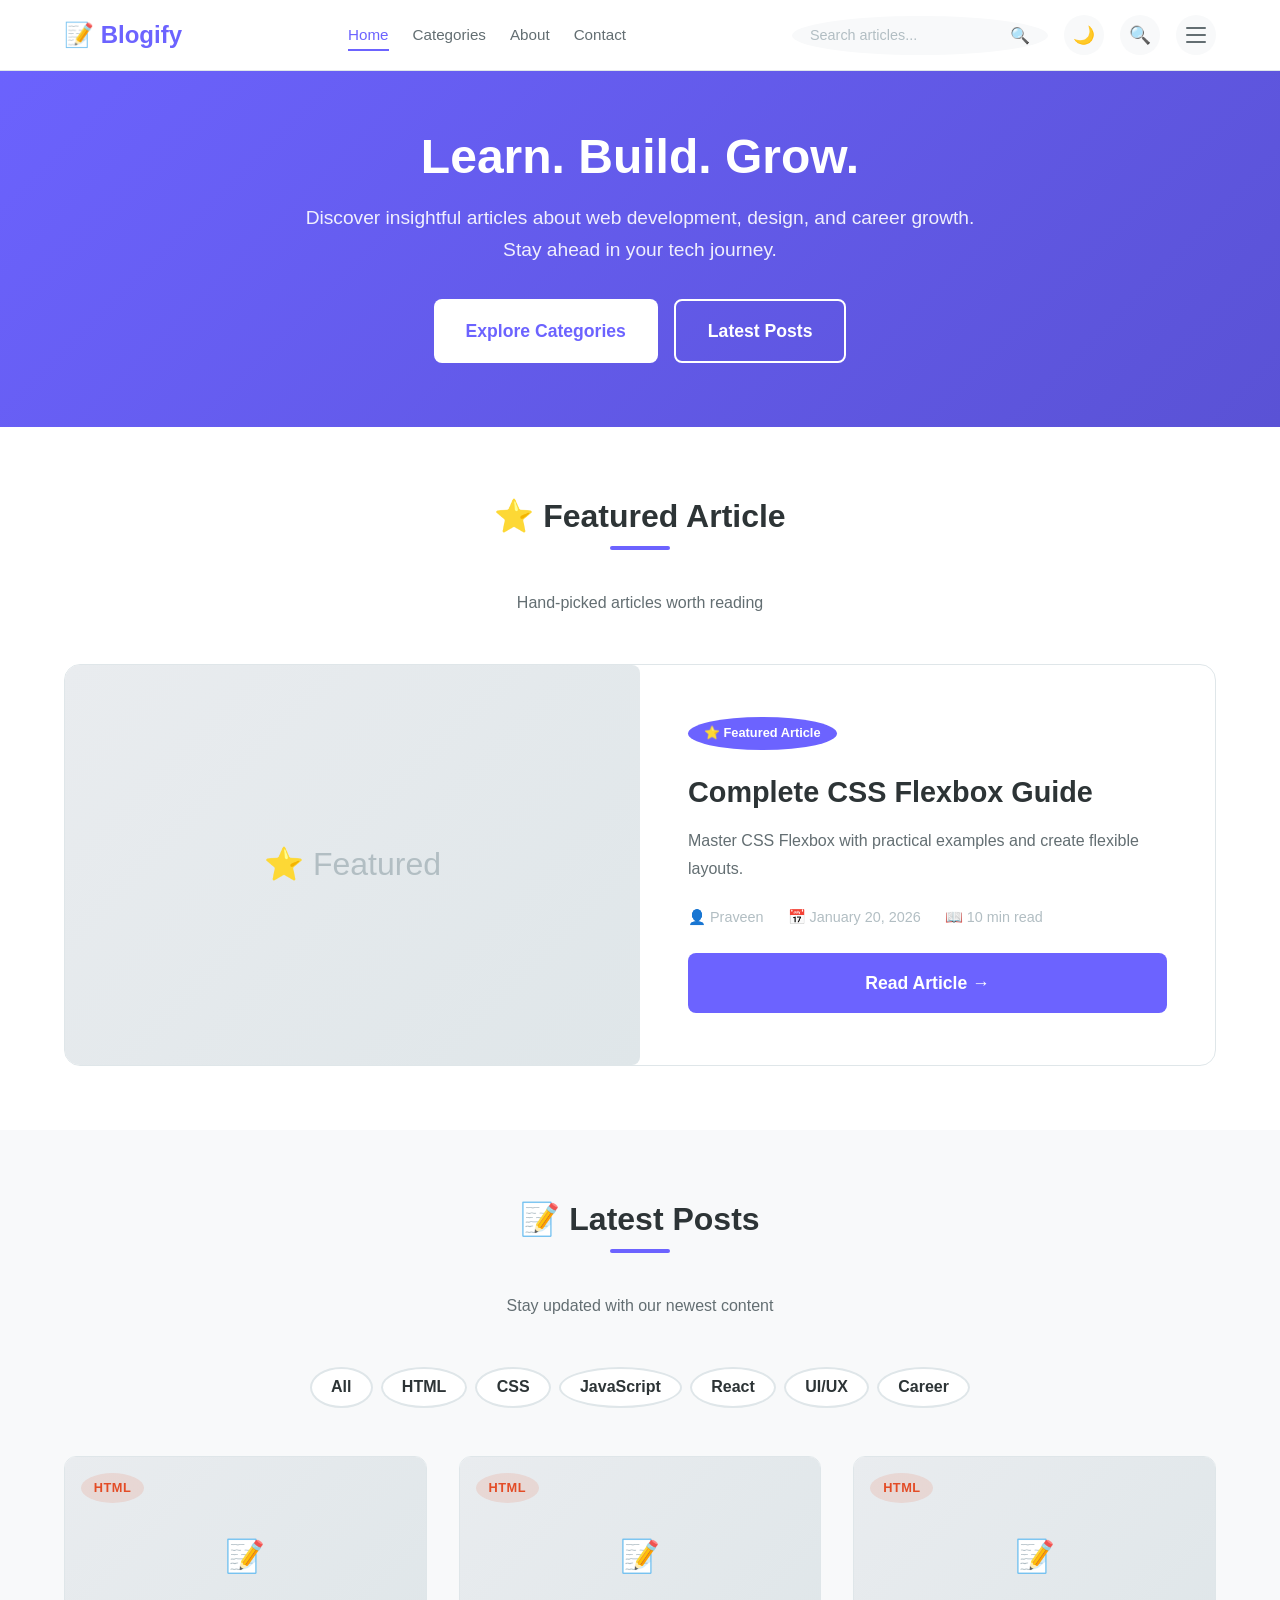
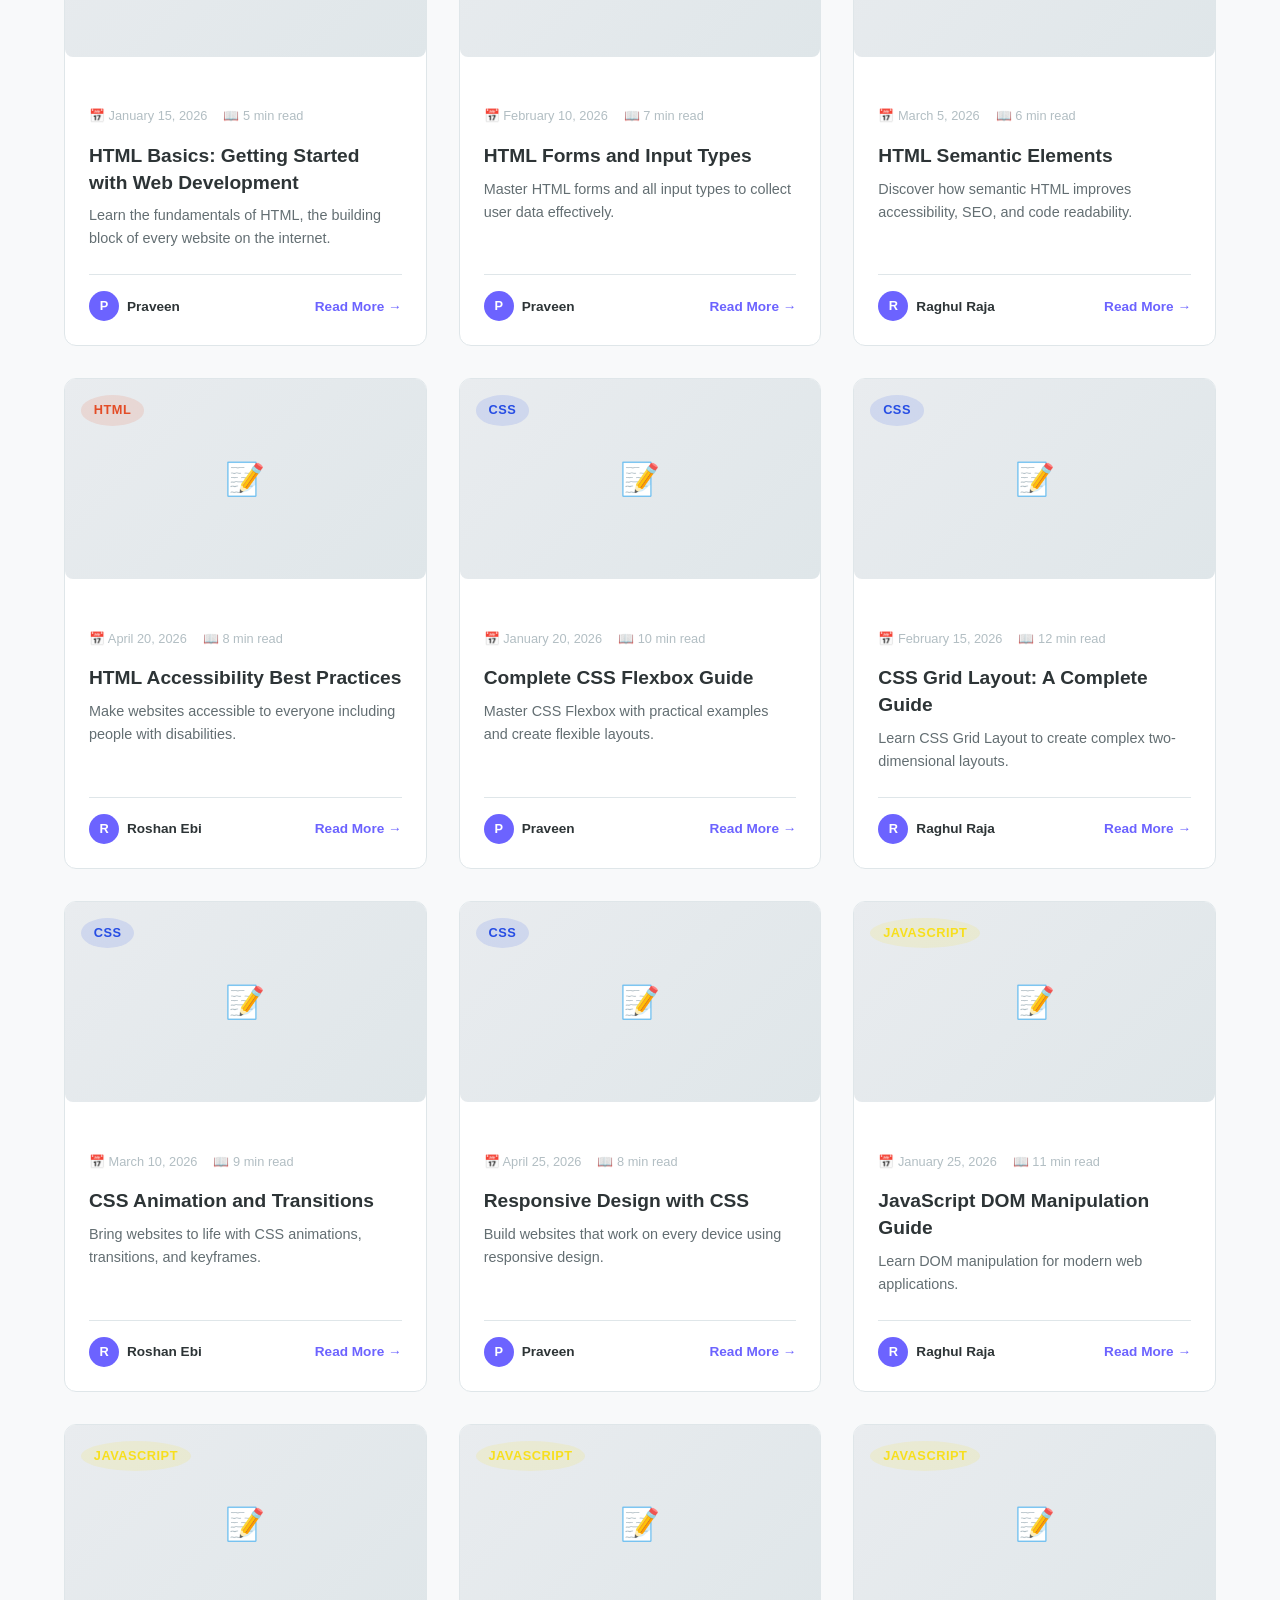
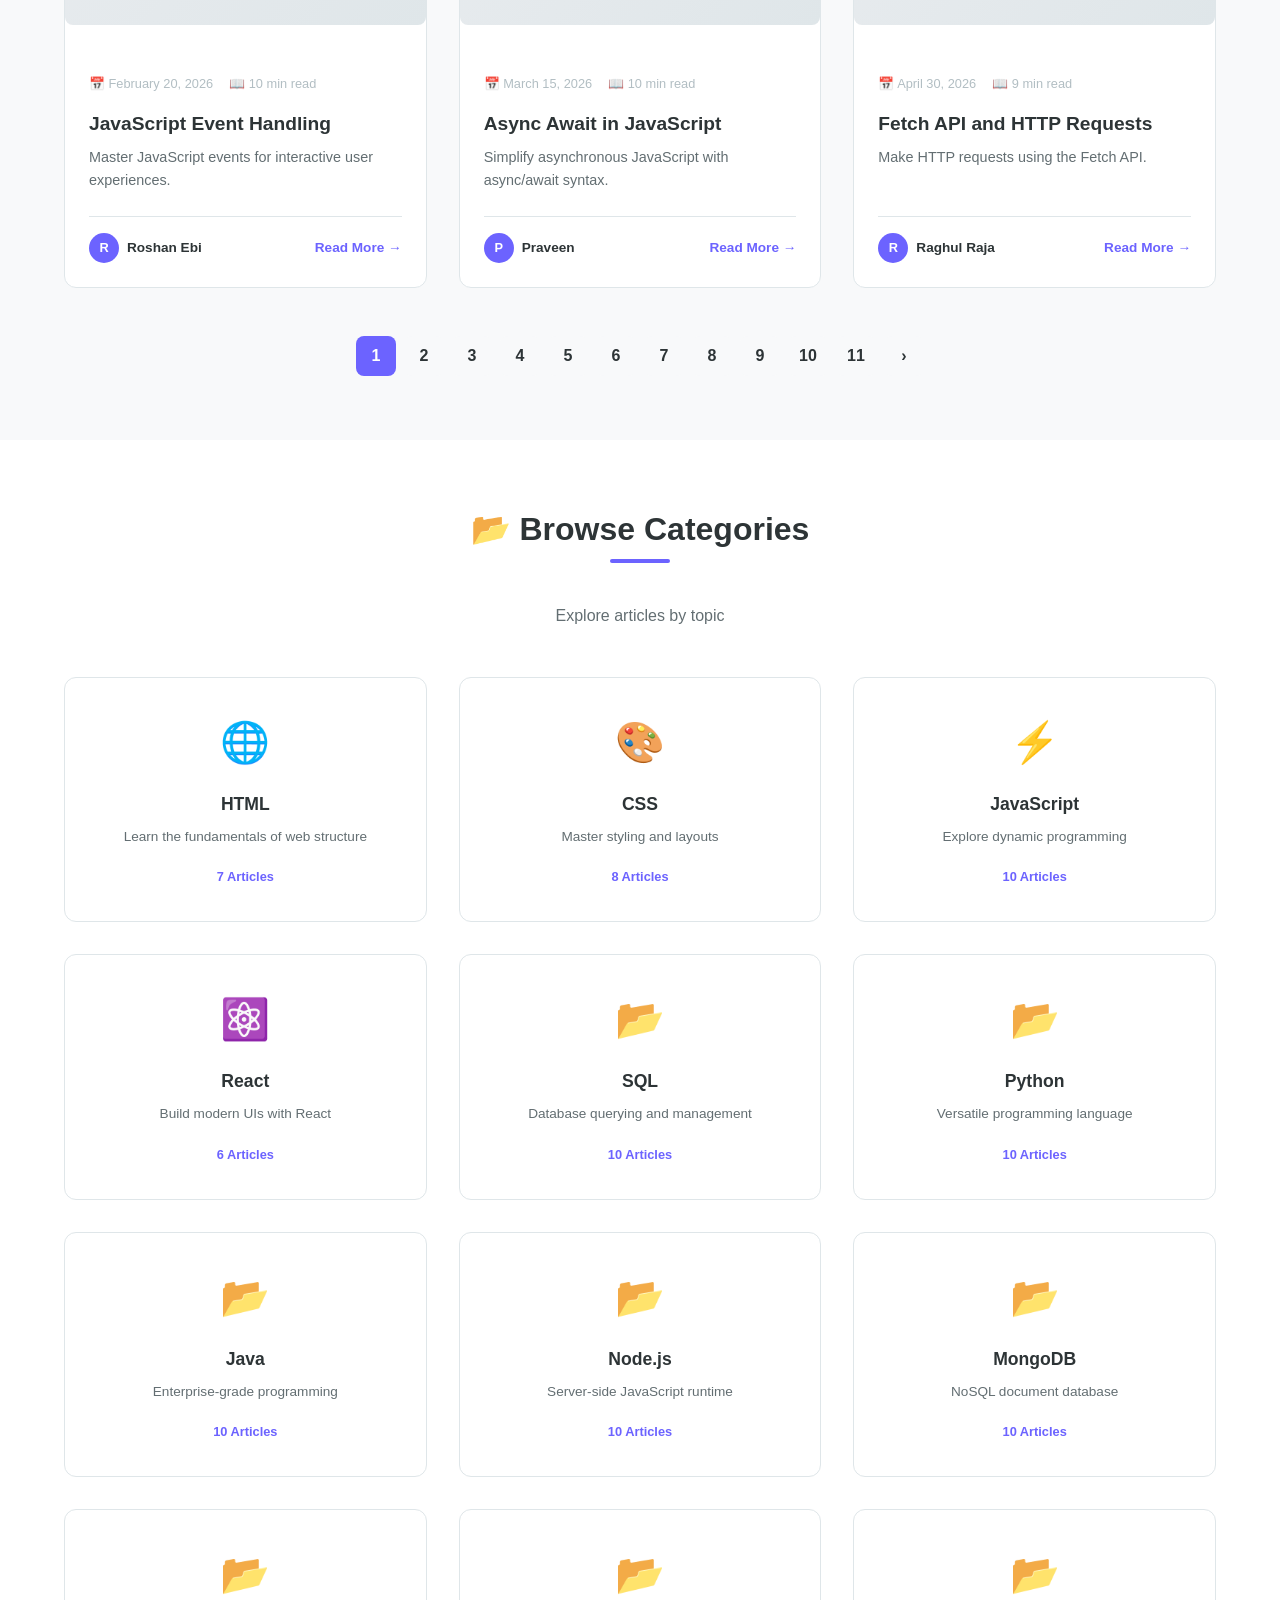
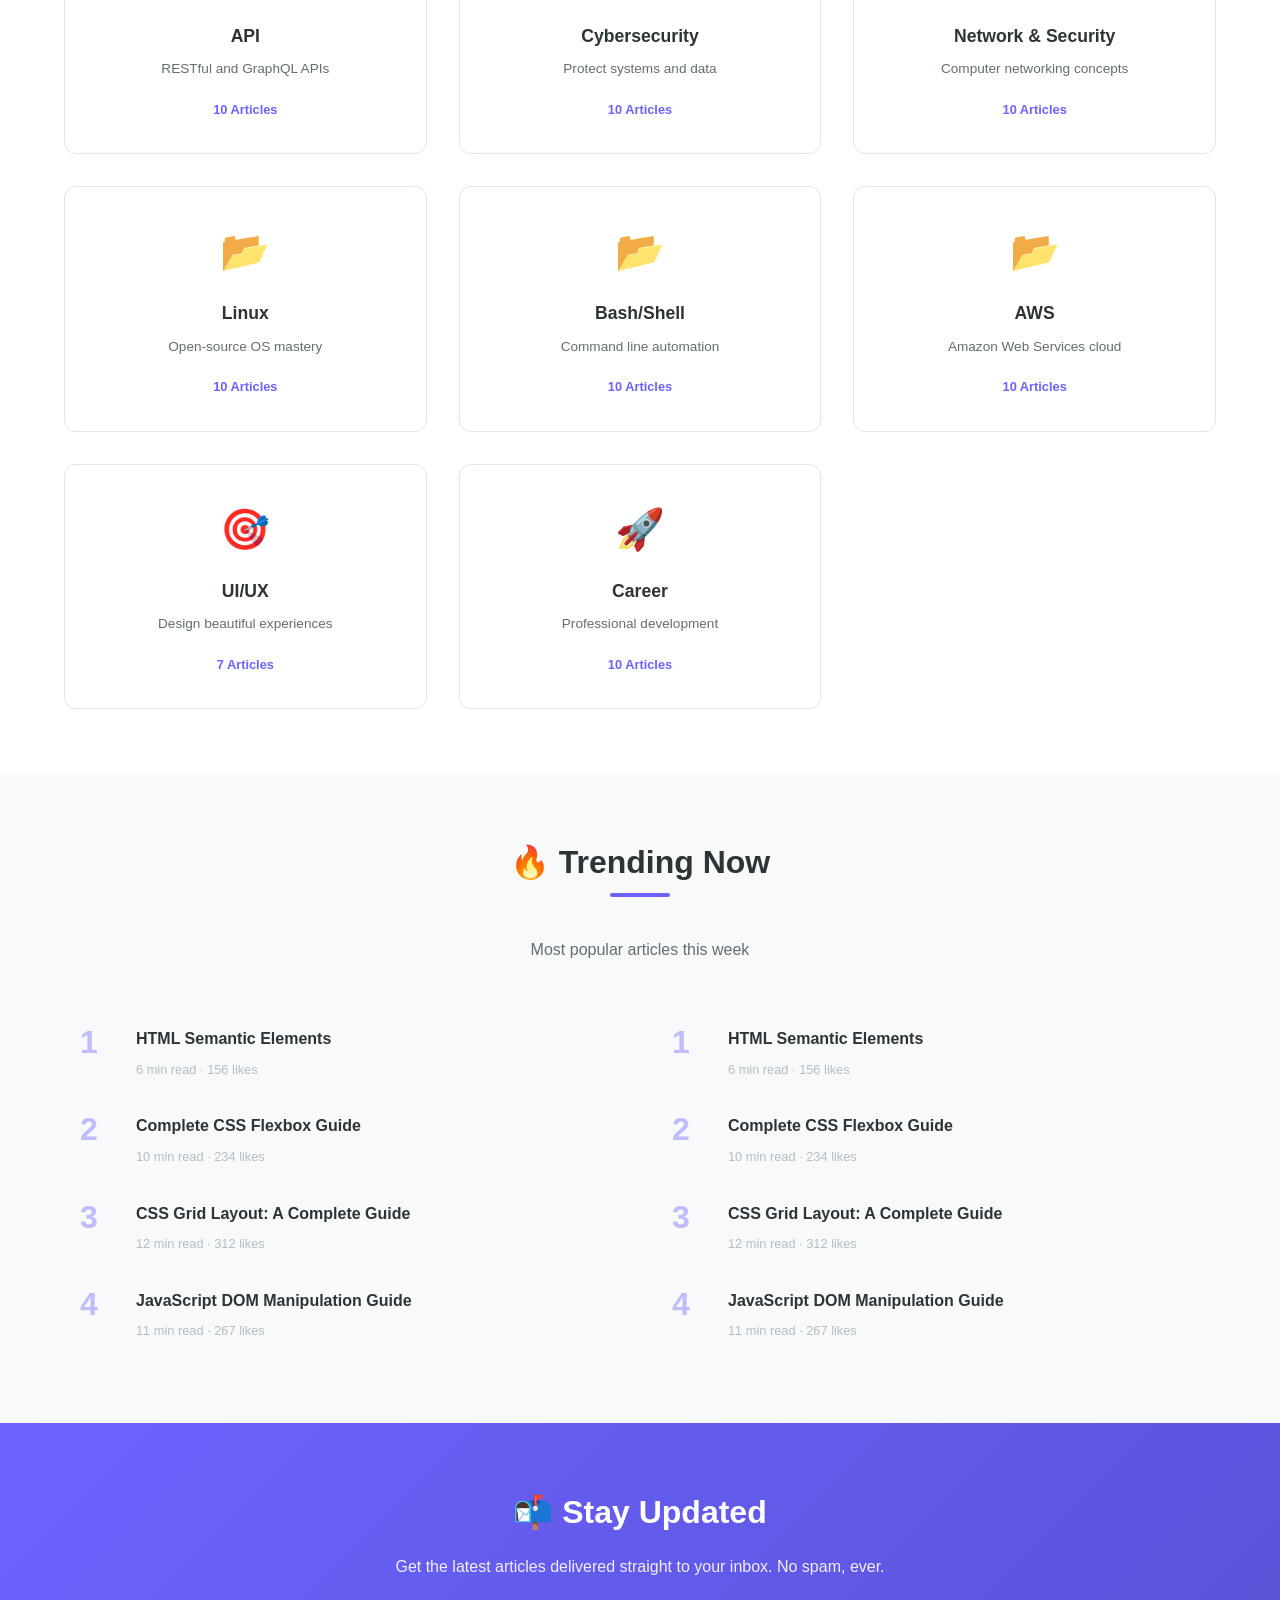
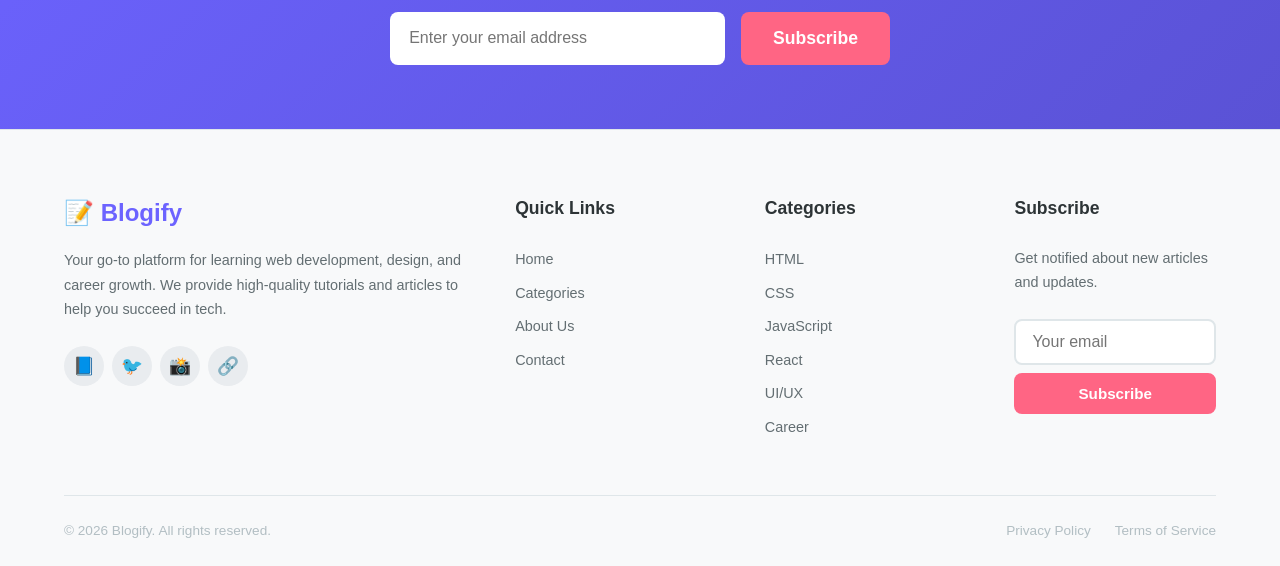
<file: Simple_Blog_Platform/index.html>
<!DOCTYPE html>
<html lang="en" data-theme="light">

<head>
    <meta charset="UTF-8">
    <meta name="viewport" content="width=device-width, initial-scale=1.0">
    <title>Blogify</title>
    <meta name="description"
        content="Blogify - A modern blog platform for developers to learn, build, and grow their skills.">

    <!-- CSS -->
    <link rel="stylesheet" href="css/style.css">
    <link rel="stylesheet" href="css/navbar.css">
    <link rel="stylesheet" href="css/footer.css">
    <link rel="stylesheet" href="css/cards.css">
    <link rel="stylesheet" href="css/forms.css">
    <link rel="stylesheet" href="css/responsive.css">
    <link rel="stylesheet" href="css/animations.css">
</head>

<body>
    <!-- Navbar -->
    <nav class="navbar">
        <div class="container">
            <a href="index.html" class="logo">
                📝 Blogify
            </a>

            <ul class="nav-links">
                <li><a href="index.html">Home</a></li>
                <li><a href="categories.html">Categories</a></li>
                <li><a href="about.html">About</a></li>
                <li><a href="contact.html">Contact</a></li>
            </ul>

            <div class="nav-actions">
                <div class="search-bar">
                    <input type="text" placeholder="Search articles..." id="searchInput">
                    <button id="searchButton">🔍</button>
                </div>
                <button class="dark-mode-toggle" title="Toggle Dark Mode">🌙</button>
                <button class="mobile-search-btn" onclick="window.location.href='search.html'">🔍</button>
                <button class="menu-toggle" aria-label="Toggle menu">
                    <span></span>
                    <span></span>
                    <span></span>
                </button>
            </div>
        </div>
    </nav>

    <main>
        <!-- Hero Section -->
        <section class="hero-section"
            style="padding: 8rem 0 var(--spacing-3xl); background: linear-gradient(135deg, var(--primary-color), var(--primary-dark)); color: #fff; text-align: center;">
            <div class="container">
                <div class="hero-content" style="max-width: 700px; margin: 0 auto;">
                    <h1 style="font-size: 3rem; font-weight: 800; margin-bottom: var(--spacing-md); line-height: 1.2;">
                        Learn. Build. Grow.
                    </h1>
                    <p style="font-size: 1.2rem; opacity: 0.9; margin-bottom: var(--spacing-xl); line-height: 1.7;">
                        Discover insightful articles about web development, design,
                        and career growth. Stay ahead in your tech journey.
                    </p>
                    <div class="hero-actions" style="display: flex; gap: var(--spacing-md); justify-content: center;">
                        <a href="categories.html" class="btn btn-lg"
                            style="background: #fff; color: var(--primary-color);">Explore Categories</a>
                        <a href="#latest-posts" class="btn btn-lg btn-outline"
                            style="border-color: #fff; color: #fff;">Latest Posts</a>
                    </div>
                </div>
            </div>
        </section>

        <!-- Featured Article -->
        <section class="section">
            <div class="container">
                <div class="section-header">
                    <h2 class="section-title">⭐ Featured Article</h2>
                    <p style="color: var(--text-secondary); margin-top: var(--spacing-md);">Hand-picked articles worth
                        reading</p>
                </div>
                <div id="featuredContainer"></div>
            </div>
        </section>

        <!-- Latest Posts -->
        <section class="section" id="latest-posts" style="background: var(--bg-secondary);">
            <div class="container">
                <div class="section-header">
                    <h2 class="section-title">📝 Latest Posts</h2>
                    <p style="color: var(--text-secondary); margin-top: var(--spacing-md);">Stay updated with our newest
                        content</p>
                </div>

                <!-- Category Filter -->
                <div class="category-filter"
                    style="display: flex; gap: var(--spacing-sm); justify-content: center; flex-wrap: wrap; margin-bottom: var(--spacing-2xl);">
                    <button class="filter-btn active" data-category="all"
                        style="padding: 0.6rem 1.2rem; border: 2px solid var(--border-color); border-radius: var(--radius-full); background: var(--bg-primary); color: var(--text-primary); font-weight: 600; transition: all var(--transition-fast);">All</button>
                    <button class="filter-btn" data-category="html"
                        style="padding: 0.6rem 1.2rem; border: 2px solid var(--border-color); border-radius: var(--radius-full); background: var(--bg-primary); color: var(--text-primary); font-weight: 600; transition: all var(--transition-fast);">HTML</button>
                    <button class="filter-btn" data-category="css"
                        style="padding: 0.6rem 1.2rem; border: 2px solid var(--border-color); border-radius: var(--radius-full); background: var(--bg-primary); color: var(--text-primary); font-weight: 600; transition: all var(--transition-fast);">CSS</button>
                    <button class="filter-btn" data-category="javascript"
                        style="padding: 0.6rem 1.2rem; border: 2px solid var(--border-color); border-radius: var(--radius-full); background: var(--bg-primary); color: var(--text-primary); font-weight: 600; transition: all var(--transition-fast);">JavaScript</button>
                    <button class="filter-btn" data-category="react"
                        style="padding: 0.6rem 1.2rem; border: 2px solid var(--border-color); border-radius: var(--radius-full); background: var(--bg-primary); color: var(--text-primary); font-weight: 600; transition: all var(--transition-fast);">React</button>
                    <button class="filter-btn" data-category="uiux"
                        style="padding: 0.6rem 1.2rem; border: 2px solid var(--border-color); border-radius: var(--radius-full); background: var(--bg-primary); color: var(--text-primary); font-weight: 600; transition: all var(--transition-fast);">UI/UX</button>
                    <button class="filter-btn" data-category="career"
                        style="padding: 0.6rem 1.2rem; border: 2px solid var(--border-color); border-radius: var(--radius-full); background: var(--bg-primary); color: var(--text-primary); font-weight: 600; transition: all var(--transition-fast);">Career</button>
                </div>

                <div id="blogGrid" class="blog-grid"></div>
                <div id="pagination"></div>
            </div>
        </section>

        <!-- Categories -->
        <section class="section">
            <div class="container">
                <div class="section-header">
                    <h2 class="section-title">📂 Browse Categories</h2>
                    <p style="color: var(--text-secondary); margin-top: var(--spacing-md);">Explore articles by topic
                    </p>
                </div>
                <div id="categoryGrid" class="blog-grid-2" style="grid-template-columns: repeat(3, 1fr);"></div>
            </div>
        </section>

        <!-- Trending Posts -->
        <section class="section" style="background: var(--bg-secondary);">
            <div class="container">
                <div class="section-header">
                    <h2 class="section-title">🔥 Trending Now</h2>
                    <p style="color: var(--text-secondary); margin-top: var(--spacing-md);">Most popular articles this
                        week</p>
                </div>
                <div class="trending-grid"
                    style="display: grid; grid-template-columns: 1fr 1fr; gap: var(--spacing-xl);">
                    <div id="trendingContainer"></div>
                    <div id="sidebarTrending"></div>
                </div>
            </div>
        </section>

        <!-- Newsletter -->
        <section class="newsletter">
            <div class="container">
                <h2>📬 Stay Updated</h2>
                <p>Get the latest articles delivered straight to your inbox. No spam, ever.</p>
                <form class="newsletter-form">
                    <input type="email" placeholder="Enter your email address" required>
                    <button type="submit" class="btn btn-lg">Subscribe</button>
                </form>
            </div>
        </section>
    </main>

    <!-- Footer -->
    <footer class="footer">
        <div class="container">
            <div class="footer-grid">
                <div class="footer-col">
                    <h3>📝 Blogify</h3>
                    <p>Your go-to platform for learning web development, design, and career growth. We provide
                        high-quality tutorials and articles to help you succeed in tech.</p>
                    <div class="social-links">
                        <a href="#" title="Facebook">📘</a>
                        <a href="#" title="Twitter">🐦</a>
                        <a href="#" title="Instagram">📸</a>
                        <a href="#" title="LinkedIn">🔗</a>
                    </div>
                </div>
                <div class="footer-col">
                    <h4>Quick Links</h4>
                    <ul>
                        <li><a href="index.html">Home</a></li>
                        <li><a href="categories.html">Categories</a></li>
                        <li><a href="about.html">About Us</a></li>
                        <li><a href="contact.html">Contact</a></li>
                    </ul>
                </div>
                <div class="footer-col">
                    <h4>Categories</h4>
                    <ul>
                        <li><a href="categories.html?cat=html">HTML</a></li>
                        <li><a href="categories.html?cat=css">CSS</a></li>
                        <li><a href="categories.html?cat=javascript">JavaScript</a></li>
                        <li><a href="categories.html?cat=react">React</a></li>
                        <li><a href="categories.html?cat=uiux">UI/UX</a></li>
                        <li><a href="categories.html?cat=career">Career</a></li>
                    </ul>
                </div>
                <div class="footer-col">
                    <h4>Subscribe</h4>
                    <p>Get notified about new articles and updates.</p>
                    <form class="newsletter-form" style="flex-direction: column; gap: var(--spacing-sm);">
                        <input type="email" placeholder="Your email" required
                            style="width: 100%; padding: 0.75rem 1rem; border: 2px solid var(--border-color); border-radius: var(--radius-md); background: var(--bg-primary); color: var(--text-primary);">
                        <button type="submit" class="btn btn-primary" style="width: 100%;">Subscribe</button>
                    </form>
                </div>
            </div>
            <div class="footer-bottom">
                <span>&copy; 2026 Blogify. All rights reserved.</span>
                <div class="footer-bottom-links">
                    <a href="#">Privacy Policy</a>
                    <a href="#">Terms of Service</a>
                </div>
            </div>
        </div>
    </footer>

    <!-- Scroll to Top -->
    <button class="scroll-to-top" title="Scroll to top">↑</button>

    <!-- JavaScript -->
    <script src="js/data.js"></script>
    <script src="js/blog.js"></script>
    <script src="js/search.js"></script>
    <script src="js/filter.js"></script>
    <script src="js/darkmode.js"></script>
    <script src="js/script.js"></script>

    <script>
        // Homepage initialization
        document.addEventListener('blogDataLoaded', function (e) {
            const data = e.detail;

            // Render featured article
            const featured = BlogData.getFeaturedBlogs();
            BlogRenderer.renderFeatured(document.getElementById('featuredContainer'), featured.slice(0, 1));

            // Render trending posts
            const trending = BlogData.getTrendingBlogs();
            BlogRenderer.renderTrending(document.getElementById('trendingContainer'), trending.slice(0, 4));

            // Render categories
            const cats = BlogData.getCategories();
            BlogRenderer.renderCategories(document.getElementById('categoryGrid'), cats);

            // Add active class to filter buttons
            document.querySelectorAll('.filter-btn').forEach(btn => {
                btn.addEventListener('mouseenter', function () {
                    this.style.borderColor = 'var(--primary-color)';
                    this.style.color = 'var(--primary-color)';
                });
                btn.addEventListener('mouseleave', function () {
                    if (!this.classList.contains('active')) {
                        this.style.borderColor = 'var(--border-color)';
                        this.style.color = 'var(--text-primary)';
                    }
                });
            });
        });

        // Handle loading state if data is already loaded
        if (!BlogData.isLoadingData()) {
            const event = new CustomEvent('blogDataLoaded', {
                detail: {
                    blogs: BlogData.getBlogs(),
                    authors: [],
                    categories: BlogData.getCategories(),
                    featured: { featured: [5, 6, 9, 14, 19], trending: [3, 5, 6, 9, 11, 13, 14, 19, 20] }
                }
            });
            document.dispatchEvent(event);
        }
    </script>
</body>

</html>
</file>
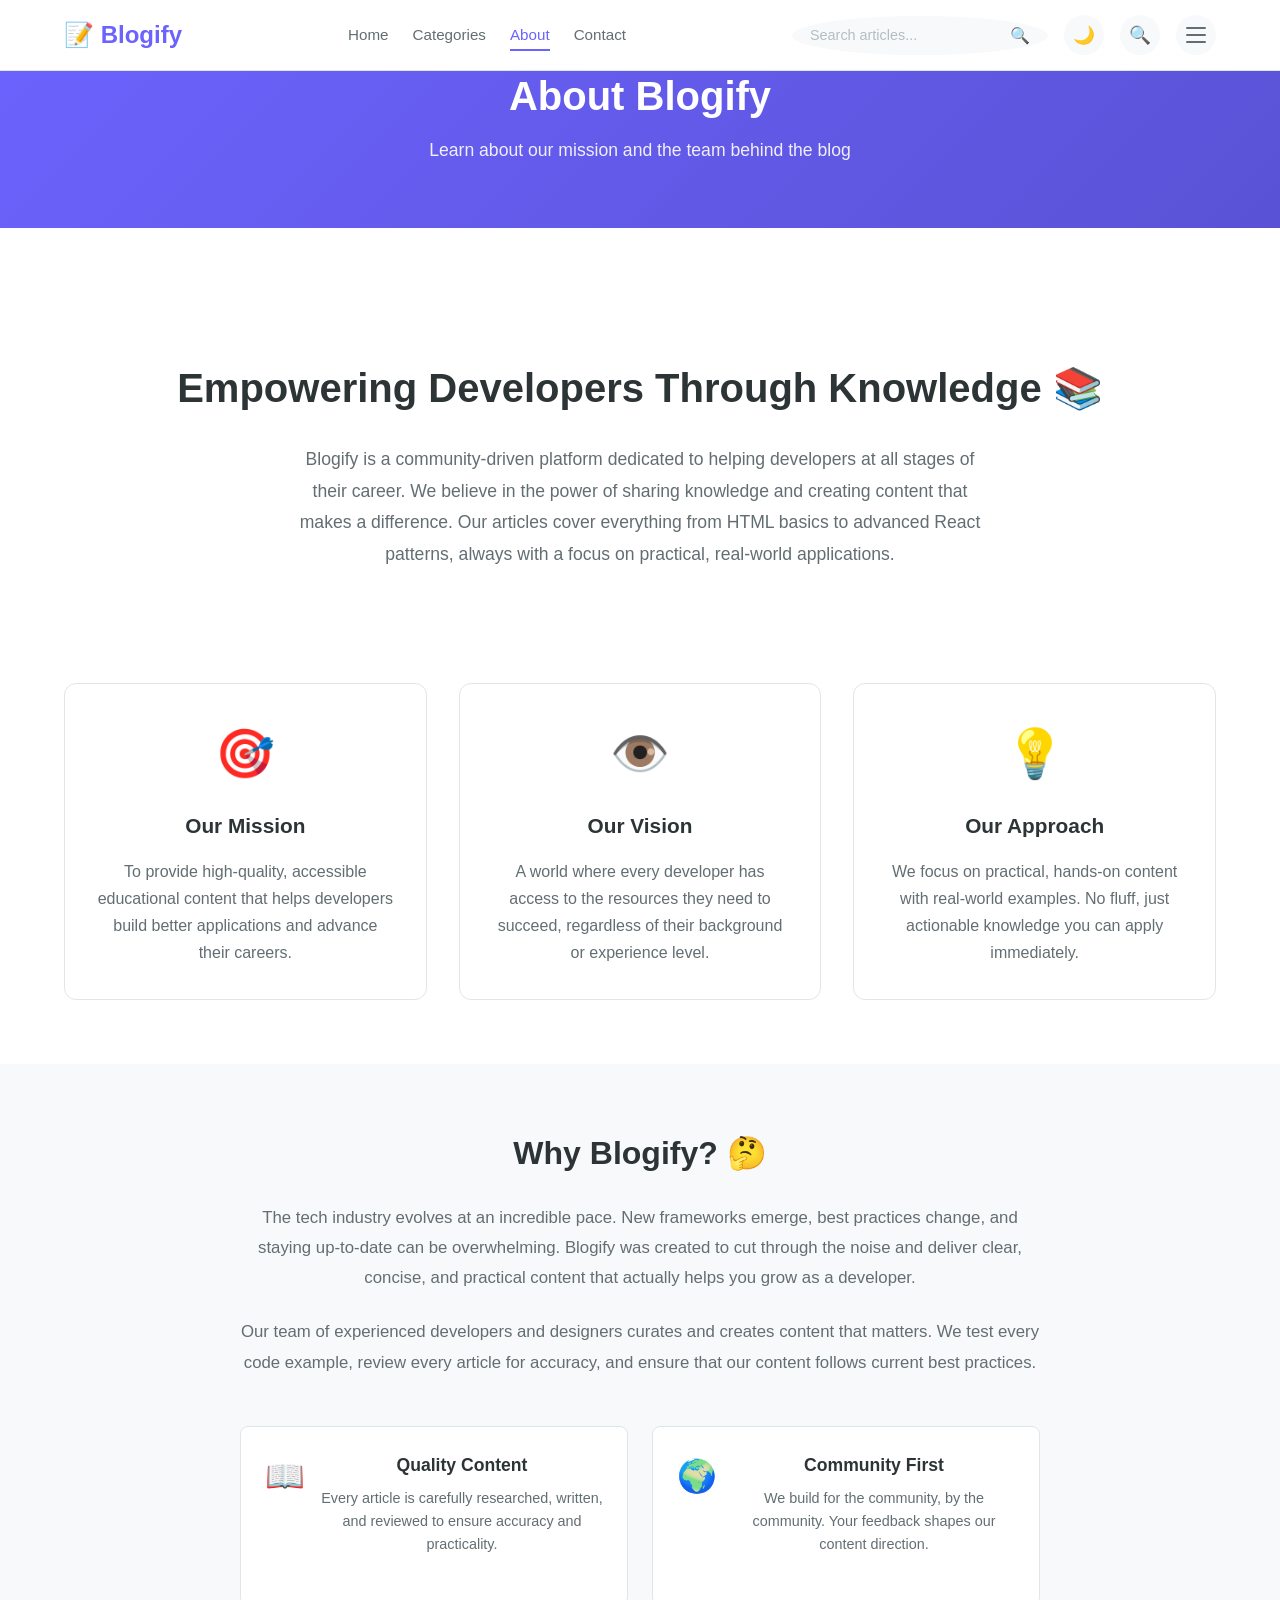
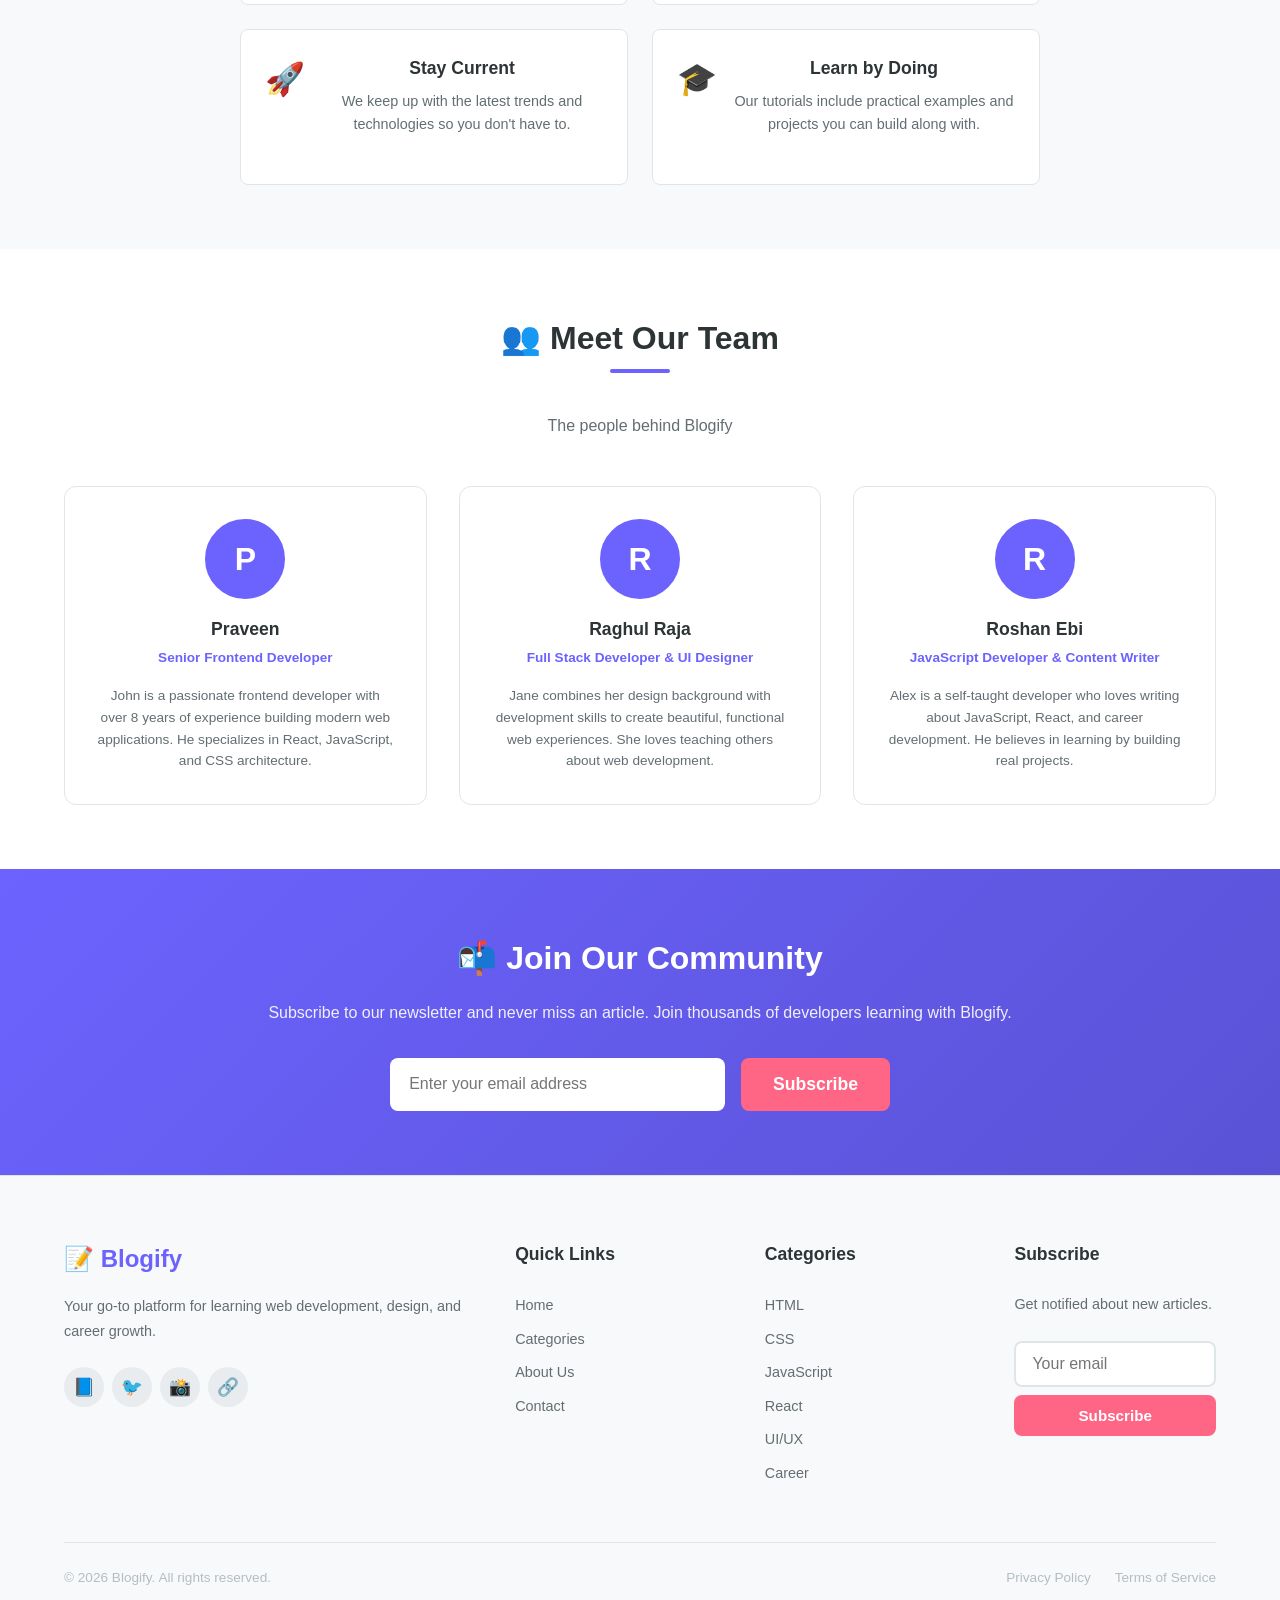
<file: Simple_Blog_Platform/about.html>
<!DOCTYPE html>
<html lang="en" data-theme="light">
<head>
    <meta charset="UTF-8">
    <meta name="viewport" content="width=device-width, initial-scale=1.0">
    <title>Blogify - About Us</title>
    <meta name="description" content="Learn more about Blogify and our mission">
    
    <link rel="stylesheet" href="css/style.css">
    <link rel="stylesheet" href="css/navbar.css">
    <link rel="stylesheet" href="css/footer.css">
    <link rel="stylesheet" href="css/cards.css">
    <link rel="stylesheet" href="css/forms.css">
    <link rel="stylesheet" href="css/responsive.css">
    <link rel="stylesheet" href="css/animations.css">
    
    <style>
        .about-hero {
            text-align: center;
            padding: var(--spacing-3xl) 0;
        }
        
        .about-hero h2 {
            font-size: 2.5rem;
            margin-bottom: var(--spacing-lg);
        }
        
        .about-hero p {
            max-width: 700px;
            margin: 0 auto;
            font-size: 1.1rem;
            color: var(--text-secondary);
            line-height: 1.8;
        }
        
        .about-grid {
            display: grid;
            grid-template-columns: repeat(3, 1fr);
            gap: var(--spacing-xl);
            margin-top: var(--spacing-2xl);
        }
        
        .about-card {
            text-align: center;
            padding: var(--spacing-xl);
            background: var(--card-bg);
            border: 1px solid var(--border-color);
            border-radius: var(--radius-lg);
            transition: all var(--transition-normal);
        }
        
        .about-card:hover {
            transform: translateY(-5px);
            box-shadow: var(--shadow-lg);
        }
        
        .about-card .icon {
            font-size: 3rem;
            margin-bottom: var(--spacing-md);
        }
        
        .about-card h3 {
            font-size: 1.3rem;
            margin-bottom: var(--spacing-md);
        }
        
        .about-card p {
            color: var(--text-secondary);
            line-height: 1.7;
        }
        
        .mission-section {
            background: var(--bg-secondary);
            padding: var(--spacing-3xl) 0;
        }
        
        .mission-content {
            max-width: 800px;
            margin: 0 auto;
            text-align: center;
        }
        
        .mission-content h2 {
            font-size: 2rem;
            margin-bottom: var(--spacing-lg);
        }
        
        .mission-content p {
            color: var(--text-secondary);
            line-height: 1.8;
            font-size: 1.05rem;
            margin-bottom: var(--spacing-lg);
        }
        
        .values-list {
            display: grid;
            grid-template-columns: 1fr 1fr;
            gap: var(--spacing-lg);
            margin-top: var(--spacing-2xl);
        }
        
        .value-item {
            display: flex;
            gap: var(--spacing-md);
            padding: var(--spacing-lg);
            background: var(--card-bg);
            border: 1px solid var(--border-color);
            border-radius: var(--radius-md);
            transition: all var(--transition-fast);
        }
        
        .value-item:hover {
            border-color: var(--primary-color);
        }
        
        .value-item .value-icon {
            font-size: 2rem;
            flex-shrink: 0;
        }
        
        .value-item h4 {
            font-size: 1.1rem;
            margin-bottom: var(--spacing-sm);
        }
        
        .value-item p {
            color: var(--text-secondary);
            font-size: 0.9rem;
            line-height: 1.6;
        }
        
        @media (max-width: 768px) {
            .about-grid {
                grid-template-columns: 1fr;
            }
            
            .values-list {
                grid-template-columns: 1fr;
            }
            
            .about-hero h2 {
                font-size: 1.8rem;
            }
        }
    </style>
</head>
<body>
    <nav class="navbar">
        <div class="container">
            <a href="index.html" class="logo">📝 Blogify</a>
            <ul class="nav-links">
                <li><a href="index.html">Home</a></li>
                <li><a href="categories.html">Categories</a></li>
                <li><a href="about.html">About</a></li>
                <li><a href="contact.html">Contact</a></li>
            </ul>
            <div class="nav-actions">
                <div class="search-bar">
                    <input type="text" placeholder="Search articles..." id="searchInput">
                    <button id="searchButton">🔍</button>
                </div>
                <button class="dark-mode-toggle" title="Toggle Dark Mode">🌙</button>
                <button class="mobile-search-btn" onclick="window.location.href='search.html'">🔍</button>
                <button class="menu-toggle" aria-label="Toggle menu">
                    <span></span>
                    <span></span>
                    <span></span>
                </button>
            </div>
        </div>
    </nav>

    <main>
        <div class="page-banner">
            <div class="container">
                <h1>About Blogify</h1>
                <p>Learn about our mission and the team behind the blog</p>
            </div>
        </div>

        <!-- About Hero -->
        <section class="section">
            <div class="container">
                <div class="about-hero">
                    <h2>Empowering Developers Through Knowledge 📚</h2>
                    <p>
                        Blogify is a community-driven platform dedicated to helping developers 
                        at all stages of their career. We believe in the power of sharing knowledge 
                        and creating content that makes a difference. Our articles cover everything 
                        from HTML basics to advanced React patterns, always with a focus on 
                        practical, real-world applications.
                    </p>
                </div>

                <div class="about-grid">
                    <div class="about-card">
                        <div class="icon">🎯</div>
                        <h3>Our Mission</h3>
                        <p>To provide high-quality, accessible educational content that helps developers build better applications and advance their careers.</p>
                    </div>
                    <div class="about-card">
                        <div class="icon">👁️</div>
                        <h3>Our Vision</h3>
                        <p>A world where every developer has access to the resources they need to succeed, regardless of their background or experience level.</p>
                    </div>
                    <div class="about-card">
                        <div class="icon">💡</div>
                        <h3>Our Approach</h3>
                        <p>We focus on practical, hands-on content with real-world examples. No fluff, just actionable knowledge you can apply immediately.</p>
                    </div>
                </div>
            </div>
        </section>

        <!-- Mission Section -->
        <section class="mission-section">
            <div class="container">
                <div class="mission-content">
                    <h2>Why Blogify? 🤔</h2>
                    <p>
                        The tech industry evolves at an incredible pace. New frameworks emerge, 
                        best practices change, and staying up-to-date can be overwhelming. 
                        Blogify was created to cut through the noise and deliver clear, 
                        concise, and practical content that actually helps you grow as a developer.
                    </p>
                    <p>
                        Our team of experienced developers and designers curates and creates 
                        content that matters. We test every code example, review every article 
                        for accuracy, and ensure that our content follows current best practices.
                    </p>

                    <div class="values-list">
                        <div class="value-item">
                            <span class="value-icon">📖</span>
                            <div>
                                <h4>Quality Content</h4>
                                <p>Every article is carefully researched, written, and reviewed to ensure accuracy and practicality.</p>
                            </div>
                        </div>
                        <div class="value-item">
                            <span class="value-icon">🌍</span>
                            <div>
                                <h4>Community First</h4>
                                <p>We build for the community, by the community. Your feedback shapes our content direction.</p>
                            </div>
                        </div>
                        <div class="value-item">
                            <span class="value-icon">🚀</span>
                            <div>
                                <h4>Stay Current</h4>
                                <p>We keep up with the latest trends and technologies so you don't have to.</p>
                            </div>
                        </div>
                        <div class="value-item">
                            <span class="value-icon">🎓</span>
                            <div>
                                <h4>Learn by Doing</h4>
                                <p>Our tutorials include practical examples and projects you can build along with.</p>
                            </div>
                        </div>
                    </div>
                </div>
            </div>
        </section>

        <!-- Team Section -->
        <section class="section">
            <div class="container">
                <div class="section-header">
                    <h2 class="section-title">👥 Meet Our Team</h2>
                    <p style="color: var(--text-secondary); margin-top: var(--spacing-md);">The people behind Blogify</p>
                </div>
                <div id="authorGrid" class="blog-grid-2" style="grid-template-columns: repeat(3, 1fr);"></div>
            </div>
        </section>

        <!-- Newsletter -->
        <section class="newsletter">
            <div class="container">
                <h2>📬 Join Our Community</h2>
                <p>Subscribe to our newsletter and never miss an article. Join thousands of developers learning with Blogify.</p>
                <form class="newsletter-form">
                    <input type="email" placeholder="Enter your email address" required>
                    <button type="submit" class="btn btn-lg">Subscribe</button>
                </form>
            </div>
        </section>
    </main>

    <footer class="footer">
        <div class="container">
            <div class="footer-grid">
                <div class="footer-col">
                    <h3>📝 Blogify</h3>
                    <p>Your go-to platform for learning web development, design, and career growth.</p>
                    <div class="social-links">
                        <a href="#" title="Facebook">📘</a>
                        <a href="#" title="Twitter">🐦</a>
                        <a href="#" title="Instagram">📸</a>
                        <a href="#" title="LinkedIn">🔗</a>
                    </div>
                </div>
                <div class="footer-col">
                    <h4>Quick Links</h4>
                    <ul>
                        <li><a href="index.html">Home</a></li>
                        <li><a href="categories.html">Categories</a></li>
                        <li><a href="about.html">About Us</a></li>
                        <li><a href="contact.html">Contact</a></li>
                    </ul>
                </div>
                <div class="footer-col">
                    <h4>Categories</h4>
                    <ul>
                        <li><a href="categories.html?cat=html">HTML</a></li>
                        <li><a href="categories.html?cat=css">CSS</a></li>
                        <li><a href="categories.html?cat=javascript">JavaScript</a></li>
                        <li><a href="categories.html?cat=react">React</a></li>
                        <li><a href="categories.html?cat=uiux">UI/UX</a></li>
                        <li><a href="categories.html?cat=career">Career</a></li>
                    </ul>
                </div>
                <div class="footer-col">
                    <h4>Subscribe</h4>
                    <p>Get notified about new articles.</p>
                    <form class="newsletter-form" style="flex-direction: column; gap: var(--spacing-sm);">
                        <input type="email" placeholder="Your email" required style="width: 100%; padding: 0.75rem 1rem; border: 2px solid var(--border-color); border-radius: var(--radius-md); background: var(--bg-primary); color: var(--text-primary);">
                        <button type="submit" class="btn btn-primary" style="width: 100%;">Subscribe</button>
                    </form>
                </div>
            </div>
            <div class="footer-bottom">
                <span>&copy; 2026 Blogify. All rights reserved.</span>
                <div class="footer-bottom-links">
                    <a href="#">Privacy Policy</a>
                    <a href="#">Terms of Service</a>
                </div>
            </div>
        </div>
    </footer>

    <button class="scroll-to-top" title="Scroll to top">↑</button>

    <script src="js/data.js"></script>
    <script src="js/blog.js"></script>
    <script src="js/search.js"></script>
    <script src="js/darkmode.js"></script>
    <script src="js/script.js"></script>
    
    <script>
        // Render author cards about page
        document.addEventListener('blogDataLoaded', function() {
            const authorGrid = document.getElementById('authorGrid');
            const authors = BlogData.getAuthors();
            if (authorGrid && authors.length > 0) {
                BlogRenderer.renderAuthors(authorGrid, authors);
            }
        });

        if (!BlogData.isLoadingData()) {
            document.dispatchEvent(new CustomEvent('blogDataLoaded'));
        }
    </script>
</body>
</html>
</file>
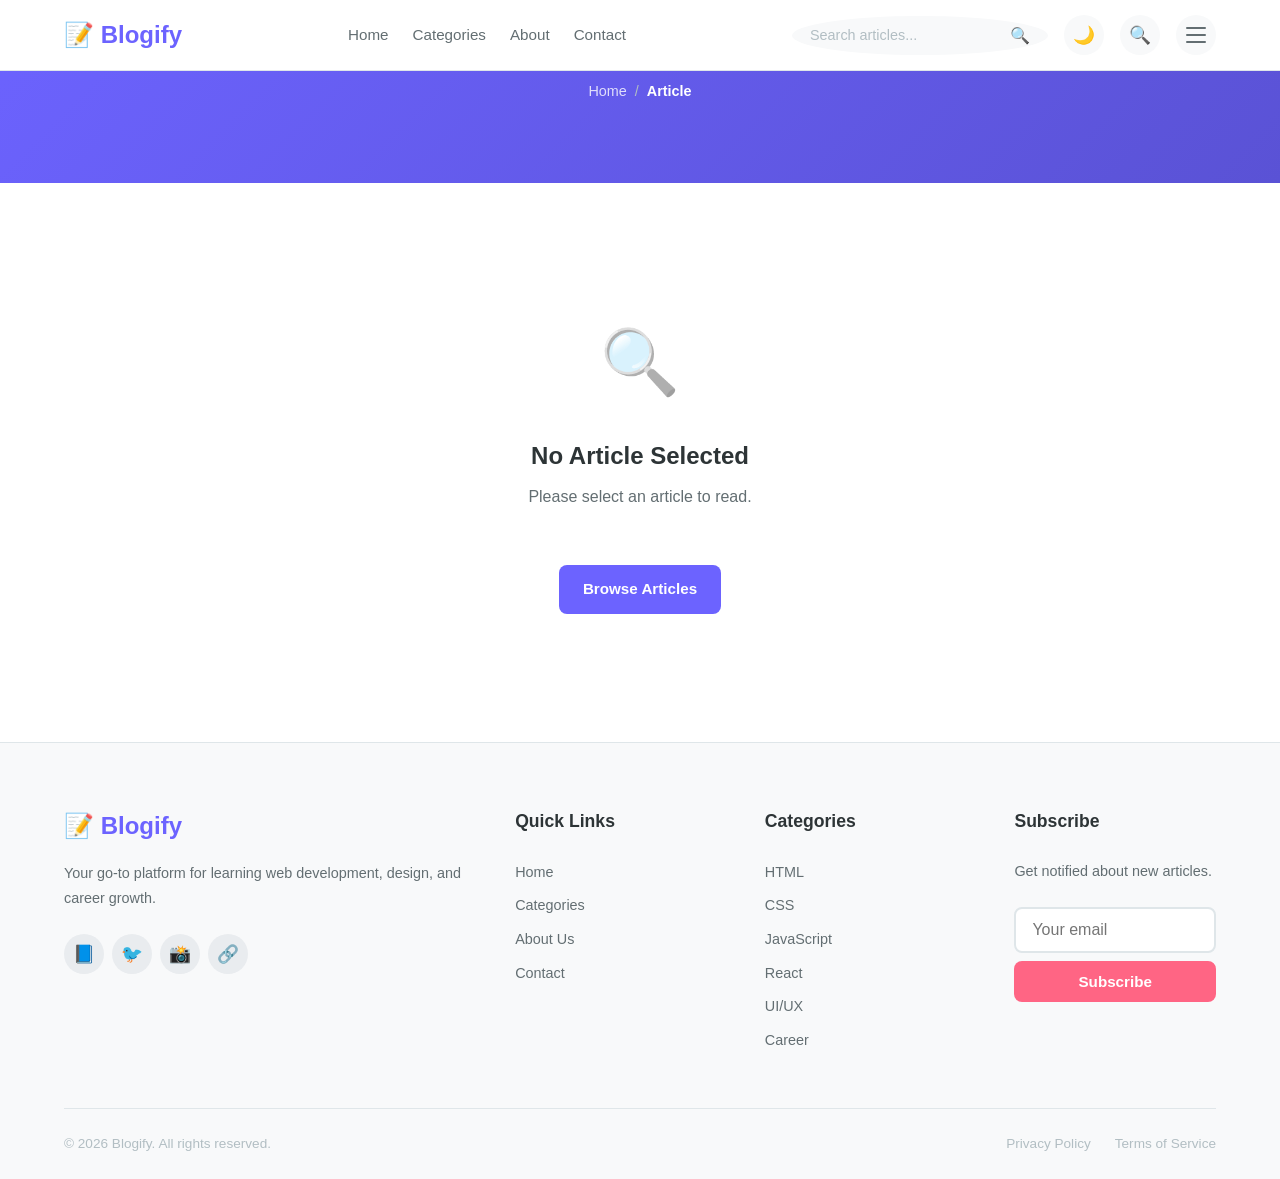
<file: Simple_Blog_Platform/blog.html>
<!DOCTYPE html>
<html lang="en" data-theme="light">
<head>
    <meta charset="UTF-8">
    <meta name="viewport" content="width=device-width, initial-scale=1.0">
    <title>Blogify - Article</title>
    <meta name="description" content="Read full article on Blogify">
    
    <link rel="stylesheet" href="css/style.css">
    <link rel="stylesheet" href="css/navbar.css">
    <link rel="stylesheet" href="css/footer.css">
    <link rel="stylesheet" href="css/cards.css">
    <link rel="stylesheet" href="css/forms.css">
    <link rel="stylesheet" href="css/responsive.css">
    <link rel="stylesheet" href="css/animations.css">
    
    <style>
        .blog-post {
            max-width: var(--container-narrow);
            margin: 0 auto;
        }
        
        .post-title {
            font-size: 2.5rem;
            font-weight: 800;
            line-height: 1.3;
            margin-bottom: var(--spacing-lg);
        }
        
        .post-meta {
            display: flex;
            justify-content: space-between;
            align-items: center;
            margin-bottom: var(--spacing-lg);
            padding-bottom: var(--spacing-lg);
            border-bottom: 1px solid var(--border-color);
            flex-wrap: wrap;
            gap: var(--spacing-md);
        }
        
        .author-info {
            display: flex;
            align-items: center;
            gap: var(--spacing-md);
        }
        
        .author-info div {
            display: flex;
            flex-direction: column;
        }
        
        .author-info strong {
            font-size: 1rem;
        }
        
        .author-info span {
            font-size: 0.85rem;
            color: var(--text-muted);
        }
        
        .post-stats {
            display: flex;
            gap: var(--spacing-lg);
            color: var(--text-muted);
            font-size: 0.9rem;
        }
        
        .post-content {
            font-size: 1.05rem;
            line-height: 1.8;
            margin: var(--spacing-xl) 0;
        }
        
        .post-content h2 {
            font-size: 1.8rem;
            margin: var(--spacing-xl) 0 var(--spacing-md);
        }
        
        .post-content h3 {
            font-size: 1.4rem;
            margin: var(--spacing-lg) 0 var(--spacing-md);
        }
        
        .post-content p {
            margin-bottom: var(--spacing-md);
        }
        
        .post-content ul, .post-content ol {
            margin: var(--spacing-md) 0;
            padding-left: var(--spacing-xl);
        }
        
        .post-content ul li {
            list-style: disc;
            margin-bottom: var(--spacing-sm);
        }
        
        .post-content ol li {
            list-style: decimal;
            margin-bottom: var(--spacing-sm);
        }
        
        .post-content pre {
            margin: var(--spacing-lg) 0;
        }
        
        @media (max-width: 768px) {
            .post-title {
                font-size: 1.8rem;
            }
            
            .post-meta {
                flex-direction: column;
                align-items: flex-start;
            }
            
            .post-stats {
                flex-wrap: wrap;
                gap: var(--spacing-sm);
            }
            
            .post-content {
                font-size: 1rem;
            }
            
            .post-content h2 {
                font-size: 1.5rem;
            }
            
            .post-content h3 {
                font-size: 1.2rem;
            }
        }
    </style>
</head>
<body>
    <nav class="navbar">
        <div class="container">
            <a href="index.html" class="logo">📝 Blogify</a>
            <ul class="nav-links">
                <li><a href="index.html">Home</a></li>
                <li><a href="categories.html">Categories</a></li>
                <li><a href="about.html">About</a></li>
                <li><a href="contact.html">Contact</a></li>
            </ul>
            <div class="nav-actions">
                <div class="search-bar">
                    <input type="text" placeholder="Search articles..." id="searchInput">
                    <button id="searchButton">🔍</button>
                </div>
                <button class="dark-mode-toggle" title="Toggle Dark Mode">🌙</button>
                <button class="mobile-search-btn" onclick="window.location.href='search.html'">🔍</button>
                <button class="menu-toggle" aria-label="Toggle menu">
                    <span></span>
                    <span></span>
                    <span></span>
                </button>
            </div>
        </div>
    </nav>

    <main>
        <div class="page-banner">
            <div class="container">
                <div class="breadcrumbs" style="justify-content: center; color: rgba(255,255,255,0.8);">
                    <a href="index.html" style="color: rgba(255,255,255,0.8);">Home</a>
                    <span class="separator">/</span>
                    <span class="current" style="color: #fff;">Article</span>
                </div>
            </div>
        </div>

        <section class="section">
            <div class="container">
                <div id="blogContent">
                    <div class="spinner"></div>
                </div>
            </div>
        </section>
    </main>

    <footer class="footer">
        <div class="container">
            <div class="footer-grid">
                <div class="footer-col">
                    <h3>📝 Blogify</h3>
                    <p>Your go-to platform for learning web development, design, and career growth.</p>
                    <div class="social-links">
                        <a href="#" title="Facebook">📘</a>
                        <a href="#" title="Twitter">🐦</a>
                        <a href="#" title="Instagram">📸</a>
                        <a href="#" title="LinkedIn">🔗</a>
                    </div>
                </div>
                <div class="footer-col">
                    <h4>Quick Links</h4>
                    <ul>
                        <li><a href="index.html">Home</a></li>
                        <li><a href="categories.html">Categories</a></li>
                        <li><a href="about.html">About Us</a></li>
                        <li><a href="contact.html">Contact</a></li>
                    </ul>
                </div>
                <div class="footer-col">
                    <h4>Categories</h4>
                    <ul>
                        <li><a href="categories.html?cat=html">HTML</a></li>
                        <li><a href="categories.html?cat=css">CSS</a></li>
                        <li><a href="categories.html?cat=javascript">JavaScript</a></li>
                        <li><a href="categories.html?cat=react">React</a></li>
                        <li><a href="categories.html?cat=uiux">UI/UX</a></li>
                        <li><a href="categories.html?cat=career">Career</a></li>
                    </ul>
                </div>
                <div class="footer-col">
                    <h4>Subscribe</h4>
                    <p>Get notified about new articles.</p>
                    <form class="newsletter-form" style="flex-direction: column; gap: var(--spacing-sm);">
                        <input type="email" placeholder="Your email" required style="width: 100%; padding: 0.75rem 1rem; border: 2px solid var(--border-color); border-radius: var(--radius-md); background: var(--bg-primary); color: var(--text-primary);">
                        <button type="submit" class="btn btn-primary" style="width: 100%;">Subscribe</button>
                    </form>
                </div>
            </div>
            <div class="footer-bottom">
                <span>&copy; 2026 Blogify. All rights reserved.</span>
                <div class="footer-bottom-links">
                    <a href="#">Privacy Policy</a>
                    <a href="#">Terms of Service</a>
                </div>
            </div>
        </div>
    </footer>

    <button class="scroll-to-top" title="Scroll to top">↑</button>

    <script src="js/data.js"></script>
    <script src="js/blog.js"></script>
    <script src="js/search.js"></script>
    <script src="js/darkmode.js"></script>
    <script src="js/script.js"></script>
    
    <script>
        // Load blog post based on URL slug
        function loadBlogPost() {
            const urlParams = new URLSearchParams(window.location.search);
            const slug = urlParams.get('slug');
            
            if (!slug) {
                document.getElementById('blogContent').innerHTML = `
                    <div class="empty-state">
                        <div class="empty-state-icon">🔍</div>
                        <h3>No Article Selected</h3>
                        <p>Please select an article to read.</p>
                        <a href="index.html" class="btn btn-primary mt-2">Browse Articles</a>
                    </div>
                `;
                return;
            }
            
            // Check if data is loaded
            if (BlogData.isLoadingData()) {
                document.addEventListener('blogDataLoaded', function() {
                    BlogRenderer.renderBlogPost(slug);
                });
            } else {
                BlogRenderer.renderBlogPost(slug);
            }
        }

        // Initialize
        document.addEventListener('DOMContentLoaded', loadBlogPost);
        // Also handle if data loads after DOM
        if (!BlogData.isLoadingData()) {
            loadBlogPost();
        }
    </script>
</body>
</html>
</file>
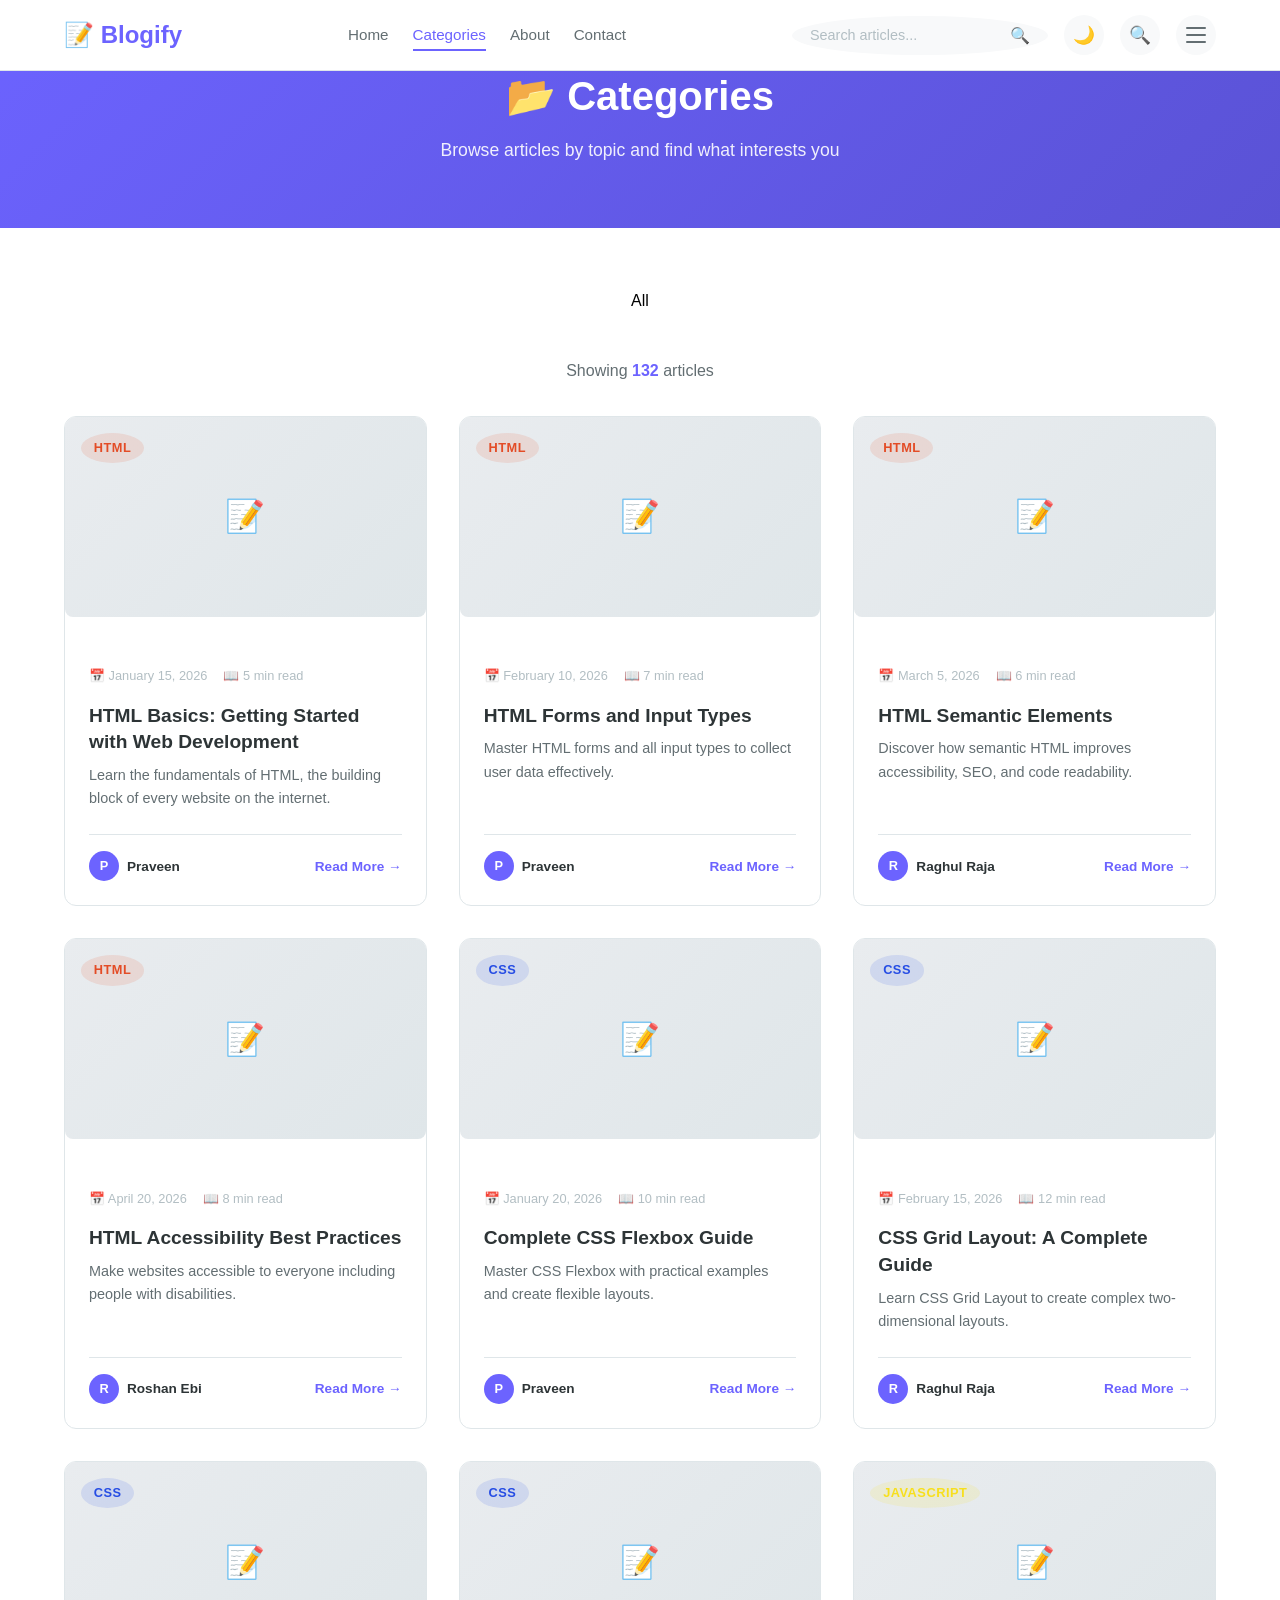
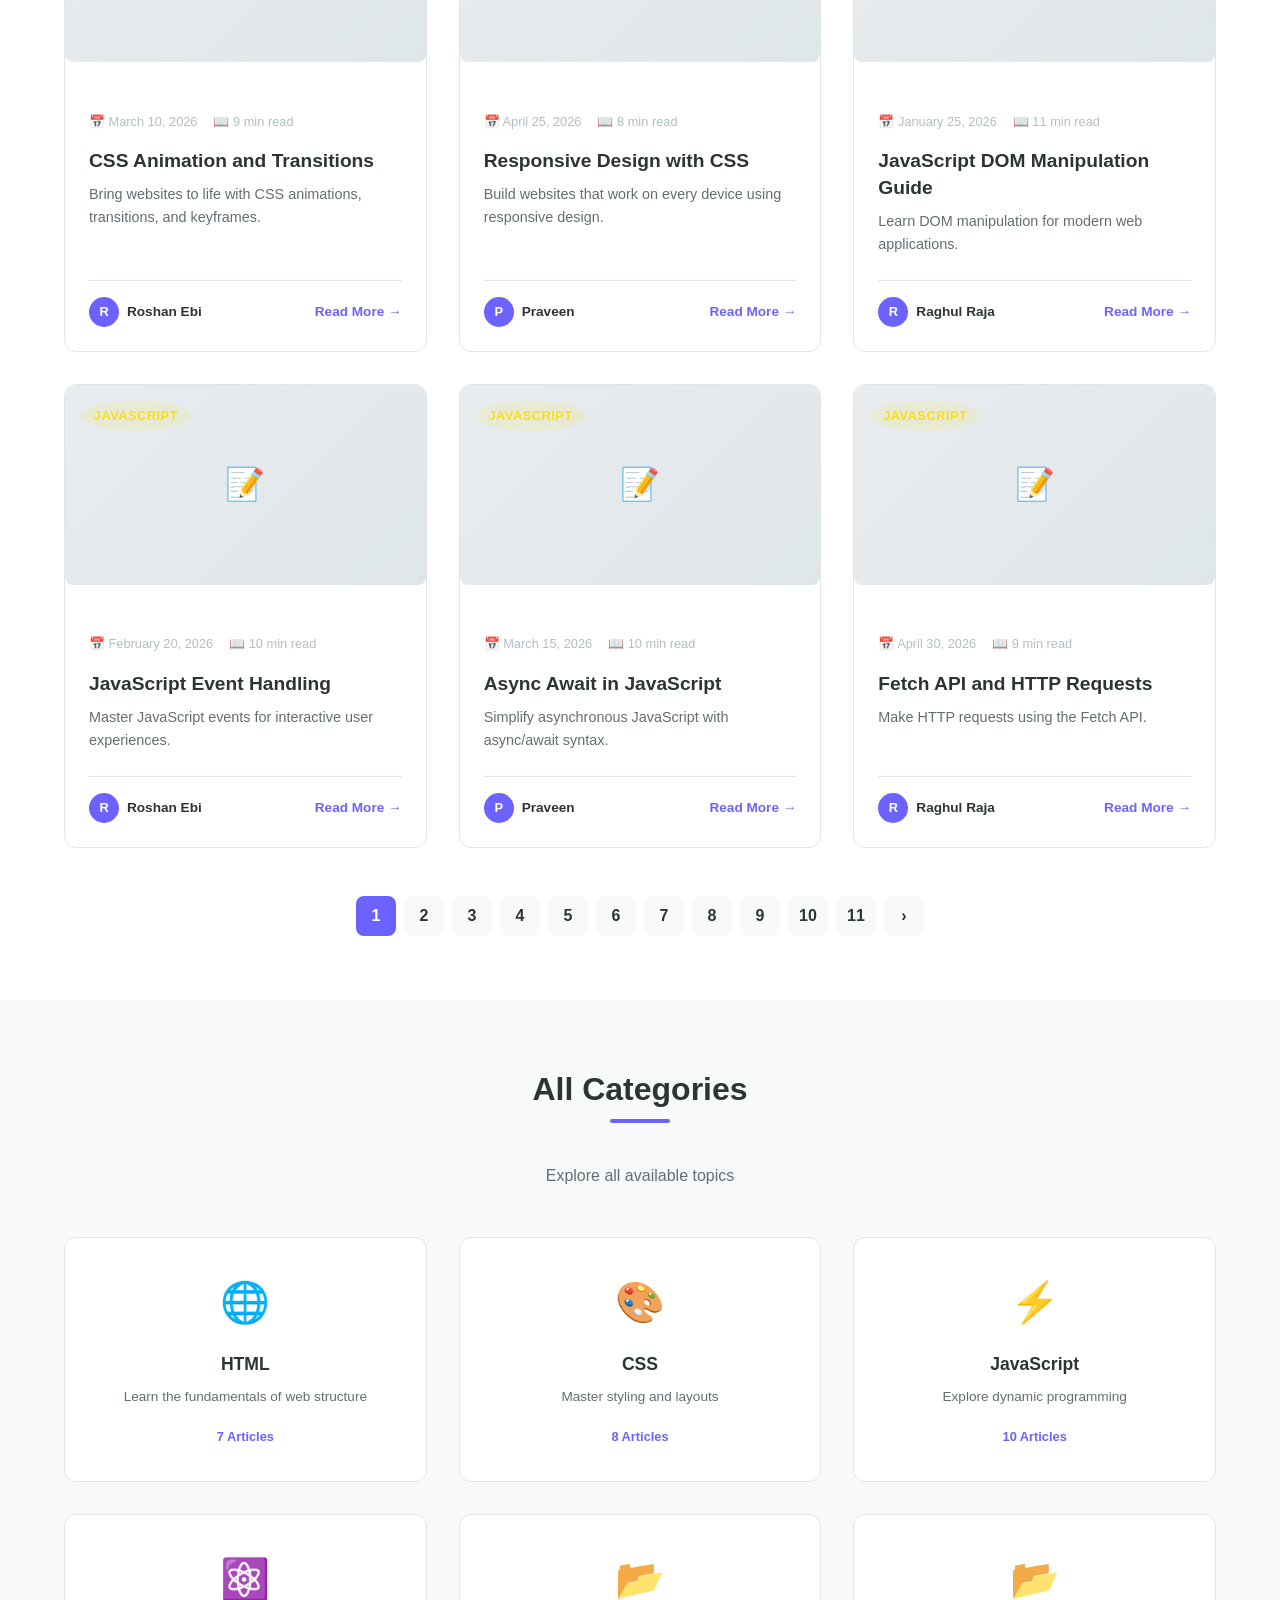
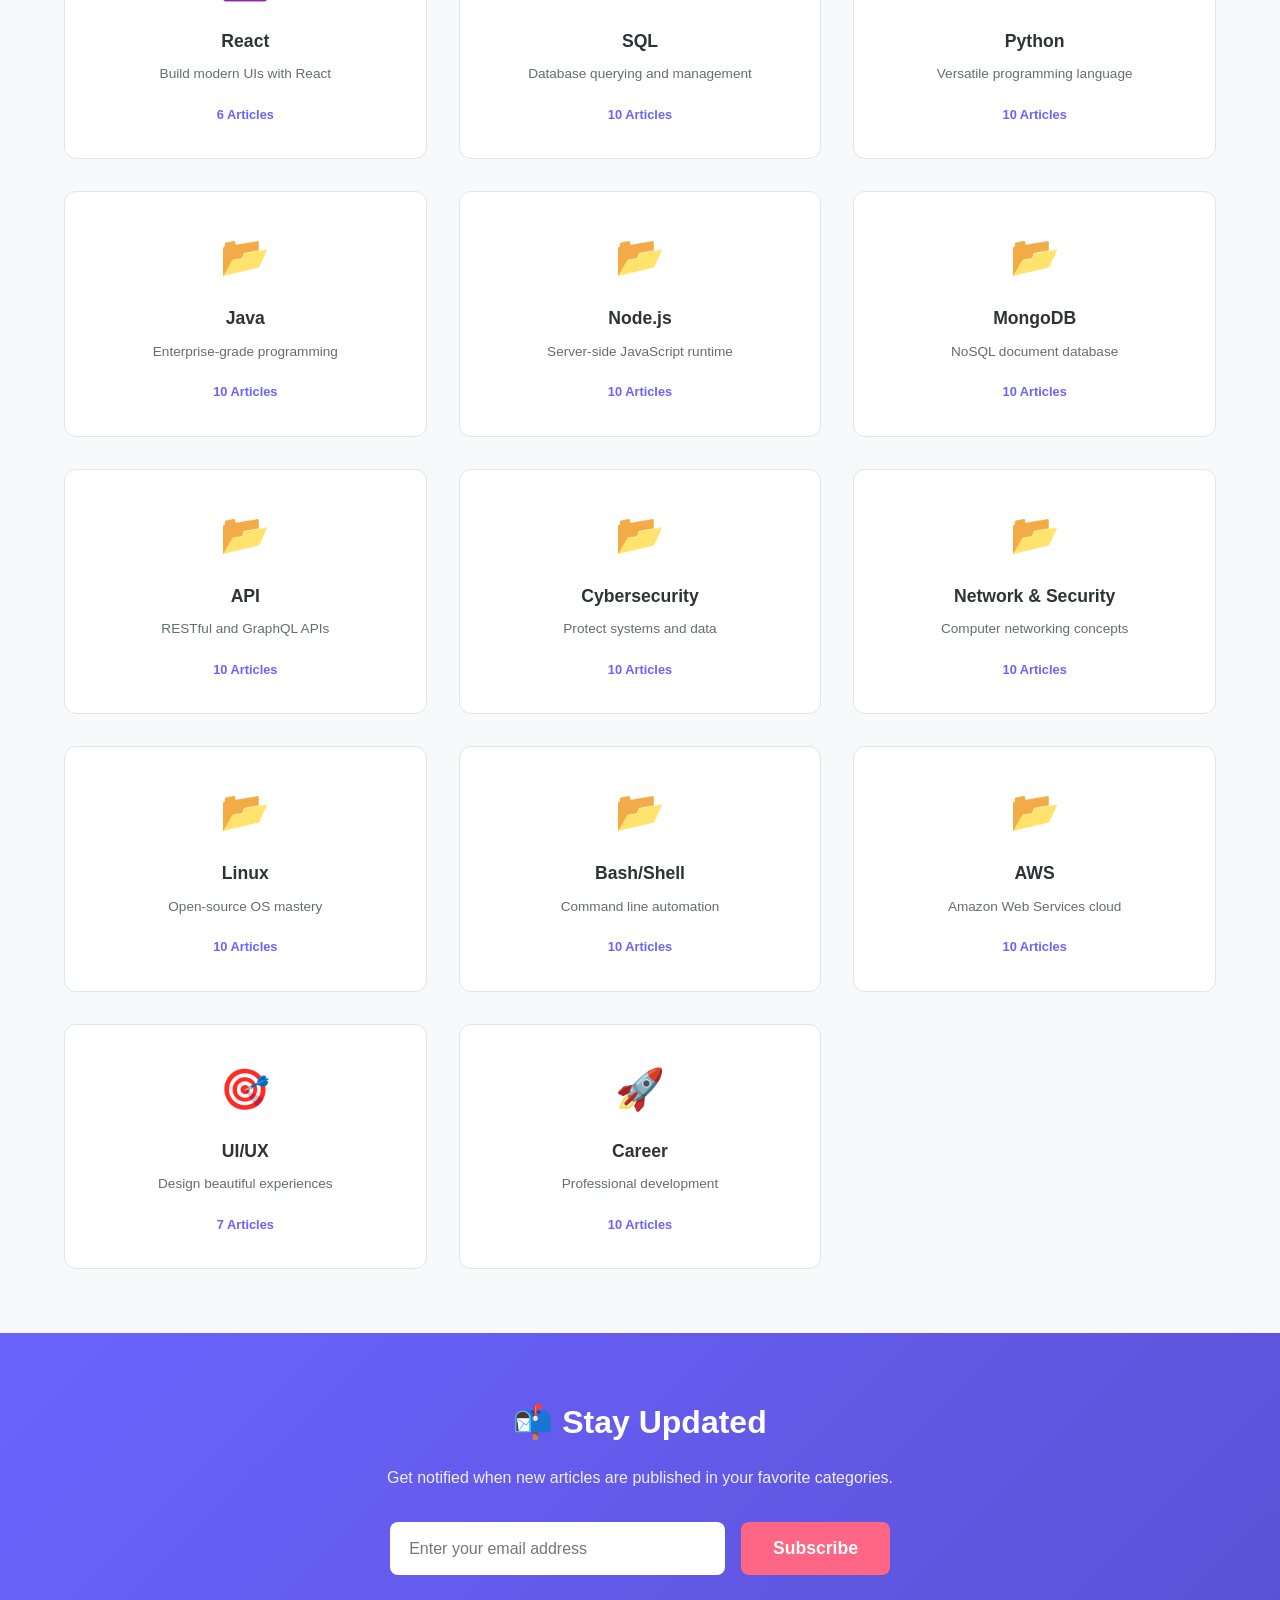
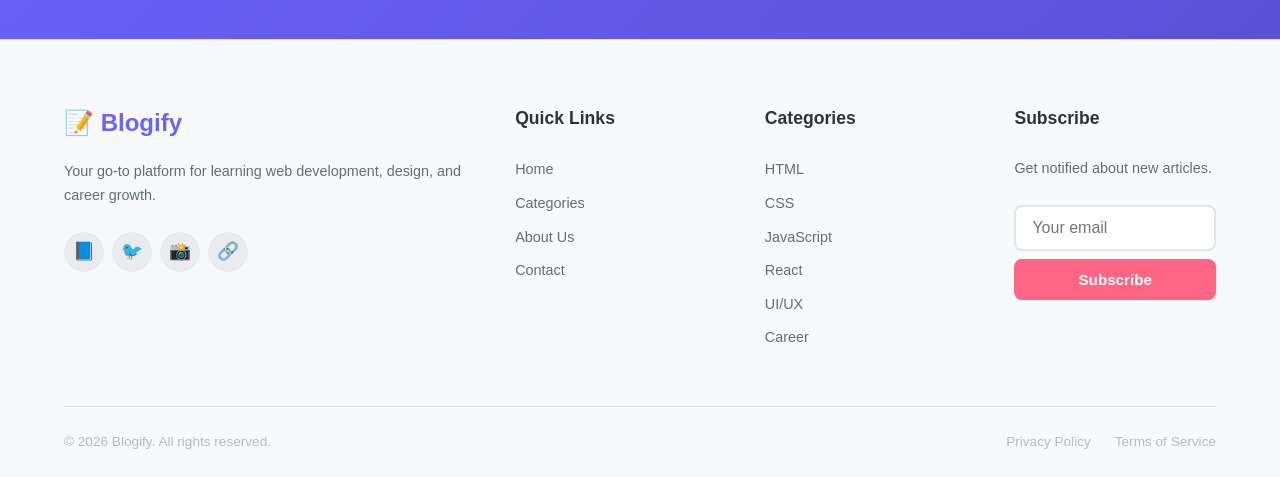
<file: Simple_Blog_Platform/categories.html>
<!DOCTYPE html>
<html lang="en" data-theme="light">
<head>
    <meta charset="UTF-8">
    <meta name="viewport" content="width=device-width, initial-scale=1.0">
    <title>Blogify - Categories</title>
    <meta name="description" content="Browse blog categories on Blogify">
    
    <link rel="stylesheet" href="css/style.css">
    <link rel="stylesheet" href="css/navbar.css">
    <link rel="stylesheet" href="css/footer.css">
    <link rel="stylesheet" href="css/cards.css">
    <link rel="stylesheet" href="css/forms.css">
    <link rel="stylesheet" href="css/responsive.css">
    <link rel="stylesheet" href="css/animations.css">
</head>
<body>
    <nav class="navbar">
        <div class="container">
            <a href="index.html" class="logo">📝 Blogify</a>
            <ul class="nav-links">
                <li><a href="index.html">Home</a></li>
                <li><a href="categories.html">Categories</a></li>
                <li><a href="about.html">About</a></li>
                <li><a href="contact.html">Contact</a></li>
            </ul>
            <div class="nav-actions">
                <div class="search-bar">
                    <input type="text" placeholder="Search articles..." id="searchInput">
                    <button id="searchButton">🔍</button>
                </div>
                <button class="dark-mode-toggle" title="Toggle Dark Mode">🌙</button>
                <button class="mobile-search-btn" onclick="window.location.href='search.html'">🔍</button>
                <button class="menu-toggle" aria-label="Toggle menu">
                    <span></span>
                    <span></span>
                    <span></span>
                </button>
            </div>
        </div>
    </nav>

    <main>
        <div class="page-banner">
            <div class="container">
                <h1>📂 Categories</h1>
                <p>Browse articles by topic and find what interests you</p>
            </div>
        </div>

        <section class="section">
            <div class="container">
                <!-- Category Filter -->
                <div id="categoryFilter" class="category-filter" style="display: flex; gap: var(--spacing-sm); justify-content: center; flex-wrap: wrap; margin-bottom: var(--spacing-2xl);"></div>

                <!-- Results Count -->
                <div style="text-align: center; margin-bottom: var(--spacing-xl);">
                    <p style="color: var(--text-secondary);">
                        Showing <strong id="filterCount" style="color: var(--primary-color);">0</strong> articles
                    </p>
                </div>

                <!-- Blog Grid -->
                <div id="categoryBlogGrid" class="blog-grid"></div>
                <div id="categoryPagination"></div>
            </div>
        </section>

        <!-- All Categories Overview -->
        <section class="section" style="background: var(--bg-secondary);">
            <div class="container">
                <div class="section-header">
                    <h2 class="section-title">All Categories</h2>
                    <p style="color: var(--text-secondary); margin-top: var(--spacing-md);">Explore all available topics</p>
                </div>
                <div id="categoryGrid" class="blog-grid-2" style="grid-template-columns: repeat(3, 1fr);"></div>
            </div>
        </section>

        <!-- Newsletter -->
        <section class="newsletter">
            <div class="container">
                <h2>📬 Stay Updated</h2>
                <p>Get notified when new articles are published in your favorite categories.</p>
                <form class="newsletter-form">
                    <input type="email" placeholder="Enter your email address" required>
                    <button type="submit" class="btn btn-lg">Subscribe</button>
                </form>
            </div>
        </section>
    </main>

    <footer class="footer">
        <div class="container">
            <div class="footer-grid">
                <div class="footer-col">
                    <h3>📝 Blogify</h3>
                    <p>Your go-to platform for learning web development, design, and career growth.</p>
                    <div class="social-links">
                        <a href="#" title="Facebook">📘</a>
                        <a href="#" title="Twitter">🐦</a>
                        <a href="#" title="Instagram">📸</a>
                        <a href="#" title="LinkedIn">🔗</a>
                    </div>
                </div>
                <div class="footer-col">
                    <h4>Quick Links</h4>
                    <ul>
                        <li><a href="index.html">Home</a></li>
                        <li><a href="categories.html">Categories</a></li>
                        <li><a href="about.html">About Us</a></li>
                        <li><a href="contact.html">Contact</a></li>
                    </ul>
                </div>
                <div class="footer-col">
                    <h4>Categories</h4>
                    <ul>
                        <li><a href="categories.html?cat=html">HTML</a></li>
                        <li><a href="categories.html?cat=css">CSS</a></li>
                        <li><a href="categories.html?cat=javascript">JavaScript</a></li>
                        <li><a href="categories.html?cat=react">React</a></li>
                        <li><a href="categories.html?cat=uiux">UI/UX</a></li>
                        <li><a href="categories.html?cat=career">Career</a></li>
                    </ul>
                </div>
                <div class="footer-col">
                    <h4>Subscribe</h4>
                    <p>Get notified about new articles.</p>
                    <form class="newsletter-form" style="flex-direction: column; gap: var(--spacing-sm);">
                        <input type="email" placeholder="Your email" required style="width: 100%; padding: 0.75rem 1rem; border: 2px solid var(--border-color); border-radius: var(--radius-md); background: var(--bg-primary); color: var(--text-primary);">
                        <button type="submit" class="btn btn-primary" style="width: 100%;">Subscribe</button>
                    </form>
                </div>
            </div>
            <div class="footer-bottom">
                <span>&copy; 2026 Blogify. All rights reserved.</span>
                <div class="footer-bottom-links">
                    <a href="#">Privacy Policy</a>
                    <a href="#">Terms of Service</a>
                </div>
            </div>
        </div>
    </footer>

    <button class="scroll-to-top" title="Scroll to top">↑</button>

    <script src="js/data.js"></script>
    <script src="js/blog.js"></script>
    <script src="js/search.js"></script>
    <script src="js/filter.js"></script>
    <script src="js/darkmode.js"></script>
    <script src="js/script.js"></script>
    
    <script>
        // Initialize categories page
        document.addEventListener('blogDataLoaded', function() {
            const categoryGrid = document.getElementById('categoryGrid');
            const cats = BlogData.getCategories();
            if (categoryGrid && cats.length > 0) {
                BlogRenderer.renderCategories(categoryGrid, cats);
            }
        });

        if (!BlogData.isLoadingData()) {
            document.dispatchEvent(new CustomEvent('blogDataLoaded'));
        }
    </script>
</body>
</html>
</file>
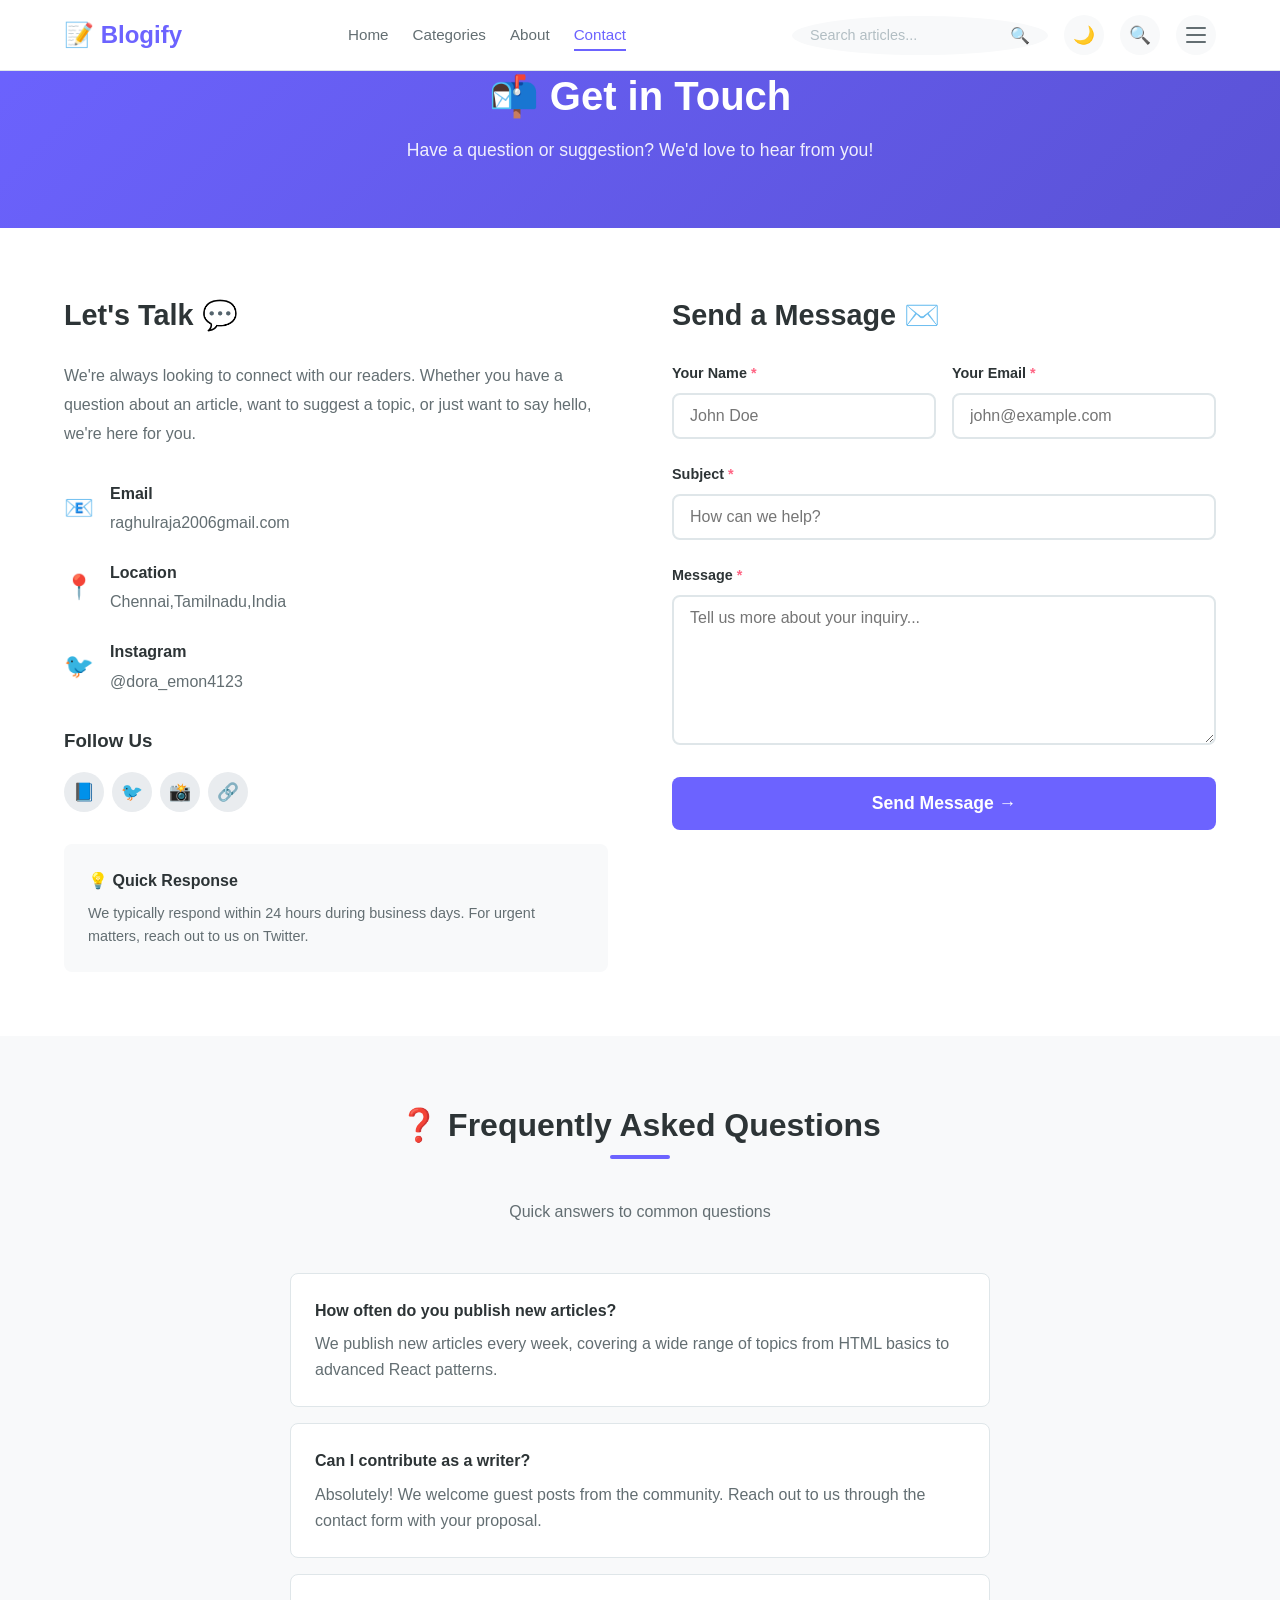
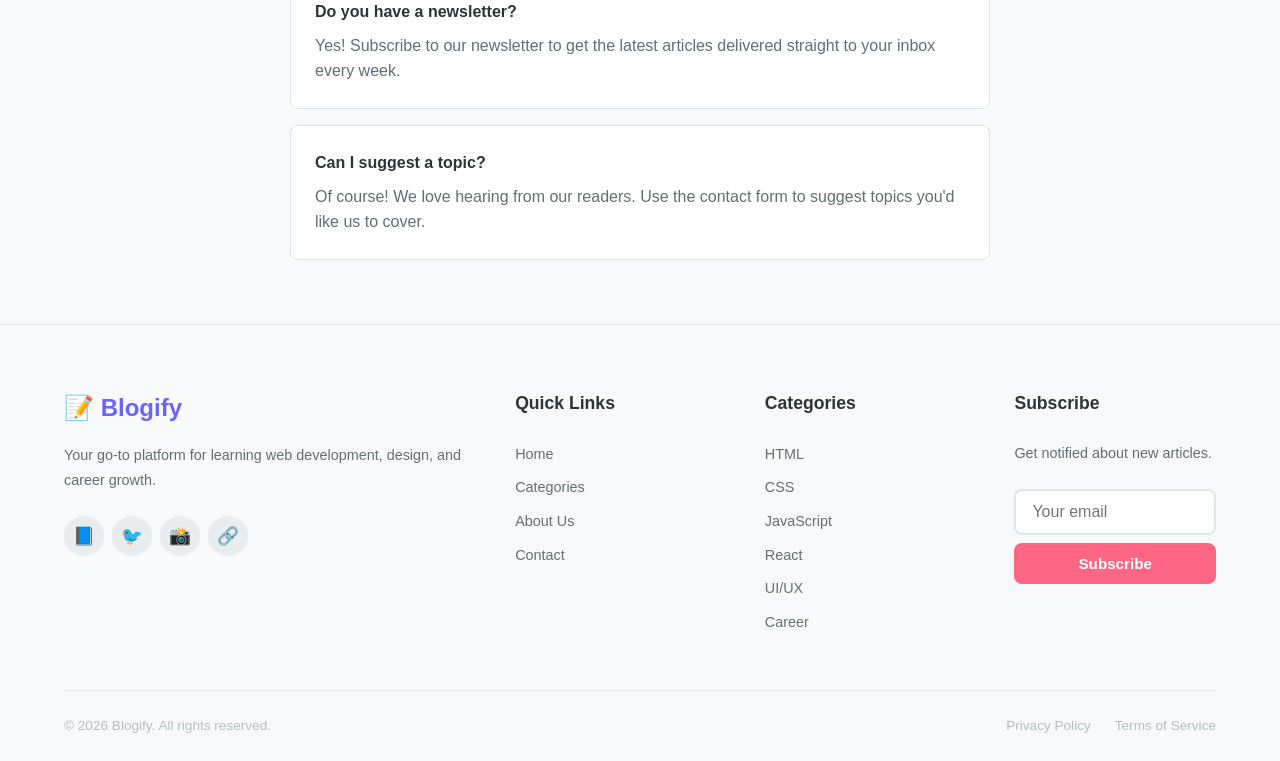
<file: Simple_Blog_Platform/contact.html>
<!DOCTYPE html>
<html lang="en" data-theme="light">
<head>
    <meta charset="UTF-8">
    <meta name="viewport" content="width=device-width, initial-scale=1.0">
    <title>Blogify - Contact</title>
    <meta name="description" content="Get in touch with Blogify">
    
    <link rel="stylesheet" href="css/style.css">
    <link rel="stylesheet" href="css/navbar.css">
    <link rel="stylesheet" href="css/footer.css">
    <link rel="stylesheet" href="css/cards.css">
    <link rel="stylesheet" href="css/forms.css">
    <link rel="stylesheet" href="css/responsive.css">
    <link rel="stylesheet" href="css/animations.css">
</head>
<body>
    <nav class="navbar">
        <div class="container">
            <a href="index.html" class="logo">📝 Blogify</a>
            <ul class="nav-links">
                <li><a href="index.html">Home</a></li>
                <li><a href="categories.html">Categories</a></li>
                <li><a href="about.html">About</a></li>
                <li><a href="contact.html">Contact</a></li>
            </ul>
            <div class="nav-actions">
                <div class="search-bar">
                    <input type="text" placeholder="Search articles..." id="searchInput">
                    <button id="searchButton">🔍</button>
                </div>
                <button class="dark-mode-toggle" title="Toggle Dark Mode">🌙</button>
                <button class="mobile-search-btn" onclick="window.location.href='search.html'">🔍</button>
                <button class="menu-toggle" aria-label="Toggle menu">
                    <span></span>
                    <span></span>
                    <span></span>
                </button>
            </div>
        </div>
    </nav>

    <main>
        <div class="page-banner">
            <div class="container">
                <h1>📬 Get in Touch</h1>
                <p>Have a question or suggestion? We'd love to hear from you!</p>
            </div>
        </div>

        <section class="section">
            <div class="container">
                <div style="display: grid; grid-template-columns: 1fr 1fr; gap: var(--spacing-3xl); align-items: start;">
                    <!-- Contact Info -->
                    <div>
                        <h2 style="font-size: 1.8rem; margin-bottom: var(--spacing-lg);">Let's Talk 💬</h2>
                        <p style="color: var(--text-secondary); line-height: 1.8; margin-bottom: var(--spacing-xl);">
                            We're always looking to connect with our readers. Whether you have a question about 
                            an article, want to suggest a topic, or just want to say hello, we're here for you.
                        </p>

                        <div style="display: flex; flex-direction: column; gap: var(--spacing-lg);">
                            <div style="display: flex; align-items: center; gap: var(--spacing-md);">
                                <span style="font-size: 1.5rem;">📧</span>
                                <div>
                                    <h4 style="font-size: 1rem; margin-bottom: 0.25rem;">Email</h4>
                                    <p style="color: var(--text-secondary);">raghulraja2006gmail.com</p>
                                </div>
                            </div>
                            <div style="display: flex; align-items: center; gap: var(--spacing-md);">
                                <span style="font-size: 1.5rem;">📍</span>
                                <div>
                                    <h4 style="font-size: 1rem; margin-bottom: 0.25rem;">Location</h4>
                                    <p style="color: var(--text-secondary);">Chennai,Tamilnadu,India</p>
                                </div>
                            </div>
                            <div style="display: flex; align-items: center; gap: var(--spacing-md);">
                                <span style="font-size: 1.5rem;">🐦</span>
                                <div>
                                    <h4 style="font-size: 1rem; margin-bottom: 0.25rem;">Instagram</h4>
                                    <p style="color: var(--text-secondary);">@dora_emon4123</p>
                                </div>
                            </div>
                        </div>

                        <div style="margin-top: var(--spacing-xl);">
                            <h3 style="margin-bottom: var(--spacing-md);">Follow Us</h3>
                            <div class="social-links">
                                <a href="#" title="Facebook">📘</a>
                                <a href="#" title="Twitter">🐦</a>
                                <a href="#" title="Instagram">📸</a>
                                <a href="#" title="LinkedIn">🔗</a>
                            </div>
                        </div>
                        
                        <div style="margin-top: var(--spacing-xl); padding: var(--spacing-lg); background: var(--bg-secondary); border-radius: var(--radius-md);">
                            <h4 style="margin-bottom: var(--spacing-sm);">💡 Quick Response</h4>
                            <p style="color: var(--text-secondary); font-size: 0.9rem;">
                                We typically respond within 24 hours during business days. 
                                For urgent matters, reach out to us on Twitter.
                            </p>
                        </div>
                    </div>

                    <!-- Contact Form -->
                    <div>
                        <h2 style="font-size: 1.8rem; margin-bottom: var(--spacing-lg);">Send a Message ✉️</h2>
                        <form id="contactForm" class="contact-form" style="max-width: 100%;">
                            <div class="form-row">
                                <div class="form-group">
                                    <label for="name" class="required">Your Name</label>
                                    <input type="text" id="name" class="form-control" placeholder="John Doe" required minlength="2">
                                    <span class="error-message">Please enter your name (at least 2 characters)</span>
                                </div>
                                <div class="form-group">
                                    <label for="email" class="required">Your Email</label>
                                    <input type="email" id="email" class="form-control" placeholder="john@example.com" required>
                                    <span class="error-message">Please enter a valid email address</span>
                                </div>
                            </div>
                            <div class="form-group">
                                <label for="subject" class="required">Subject</label>
                                <input type="text" id="subject" class="form-control" placeholder="How can we help?" required minlength="3">
                                <span class="error-message">Please enter a subject (at least 3 characters)</span>
                            </div>
                            <div class="form-group">
                                <label for="message" class="required">Message</label>
                                <textarea id="message" class="form-control" placeholder="Tell us more about your inquiry..." required minlength="10"></textarea>
                                <span class="error-message">Please enter a message (at least 10 characters)</span>
                            </div>
                            <button type="submit" class="btn btn-primary btn-lg" style="width: 100%;">Send Message →</button>
                        </form>
                        
                        <div id="formSuccess" class="success-message">
                            <div style="font-size: 3rem; margin-bottom: var(--spacing-md);">✅</div>
                            <h3 style="margin-bottom: var(--spacing-sm);">Message Sent Successfully!</h3>
                            <p>Thank you for reaching out. We'll get back to you within 24 hours.</p>
                            <a href="index.html" class="btn btn-primary mt-2">Back to Home</a>
                        </div>
                    </div>
                </div>
            </div>
        </section>

        <!-- FAQ Section -->
        <section class="section" style="background: var(--bg-secondary);">
            <div class="container">
                <div class="section-header">
                    <h2 class="section-title">❓ Frequently Asked Questions</h2>
                    <p style="color: var(--text-secondary); margin-top: var(--spacing-md);">Quick answers to common questions</p>
                </div>
                <div style="max-width: 700px; margin: 0 auto;">
                    <div style="margin-bottom: var(--spacing-md); padding: var(--spacing-lg); background: var(--card-bg); border: 1px solid var(--border-color); border-radius: var(--radius-md);">
                        <h4 style="margin-bottom: var(--spacing-sm);">How often do you publish new articles?</h4>
                        <p style="color: var(--text-secondary);">We publish new articles every week, covering a wide range of topics from HTML basics to advanced React patterns.</p>
                    </div>
                    <div style="margin-bottom: var(--spacing-md); padding: var(--spacing-lg); background: var(--card-bg); border: 1px solid var(--border-color); border-radius: var(--radius-md);">
                        <h4 style="margin-bottom: var(--spacing-sm);">Can I contribute as a writer?</h4>
                        <p style="color: var(--text-secondary);">Absolutely! We welcome guest posts from the community. Reach out to us through the contact form with your proposal.</p>
                    </div>
                    <div style="margin-bottom: var(--spacing-md); padding: var(--spacing-lg); background: var(--card-bg); border: 1px solid var(--border-color); border-radius: var(--radius-md);">
                        <h4 style="margin-bottom: var(--spacing-sm);">Do you have a newsletter?</h4>
                        <p style="color: var(--text-secondary);">Yes! Subscribe to our newsletter to get the latest articles delivered straight to your inbox every week.</p>
                    </div>
                    <div style="padding: var(--spacing-lg); background: var(--card-bg); border: 1px solid var(--border-color); border-radius: var(--radius-md);">
                        <h4 style="margin-bottom: var(--spacing-sm);">Can I suggest a topic?</h4>
                        <p style="color: var(--text-secondary);">Of course! We love hearing from our readers. Use the contact form to suggest topics you'd like us to cover.</p>
                    </div>
                </div>
            </div>
        </section>
    </main>

    <footer class="footer">
        <div class="container">
            <div class="footer-grid">
                <div class="footer-col">
                    <h3>📝 Blogify</h3>
                    <p>Your go-to platform for learning web development, design, and career growth.</p>
                    <div class="social-links">
                        <a href="#" title="Facebook">📘</a>
                        <a href="#" title="Twitter">🐦</a>
                        <a href="#" title="Instagram">📸</a>
                        <a href="#" title="LinkedIn">🔗</a>
                    </div>
                </div>
                <div class="footer-col">
                    <h4>Quick Links</h4>
                    <ul>
                        <li><a href="index.html">Home</a></li>
                        <li><a href="categories.html">Categories</a></li>
                        <li><a href="about.html">About Us</a></li>
                        <li><a href="contact.html">Contact</a></li>
                    </ul>
                </div>
                <div class="footer-col">
                    <h4>Categories</h4>
                    <ul>
                        <li><a href="categories.html?cat=html">HTML</a></li>
                        <li><a href="categories.html?cat=css">CSS</a></li>
                        <li><a href="categories.html?cat=javascript">JavaScript</a></li>
                        <li><a href="categories.html?cat=react">React</a></li>
                        <li><a href="categories.html?cat=uiux">UI/UX</a></li>
                        <li><a href="categories.html?cat=career">Career</a></li>
                    </ul>
                </div>
                <div class="footer-col">
                    <h4>Subscribe</h4>
                    <p>Get notified about new articles.</p>
                    <form class="newsletter-form" style="flex-direction: column; gap: var(--spacing-sm);;">
                        <input type="email" placeholder="Your email" required style="width: 100%; padding: 0.75rem 1rem; border: 2px solid var(--border-color); border-radius: var(--radius-md); background: var(--bg-primary); color: var(--text-primary);">
                        <button type="submit" class="btn btn-primary" style="width: 100%;">Subscribe</button>
                    </form>
                </div>
            </div>
            <div class="footer-bottom">
                <span>&copy; 2026 Blogify. All rights reserved.</span>
                <div class="footer-bottom-links">
                    <a href="#">Privacy Policy</a>
                    <a href="#">Terms of Service</a>
                </div>
            </div>
        </div>
    </footer>

    <button class="scroll-to-top" title="Scroll to top">↑</button>

    <script src="js/data.js"></script>
    <script src="js/blog.js"></script>
    <script src="js/search.js"></script>
    <script src="js/darkmode.js"></script>
    <script src="js/contact.js"></script>
    <script src="js/script.js"></script>
</body>
</html>
</file>
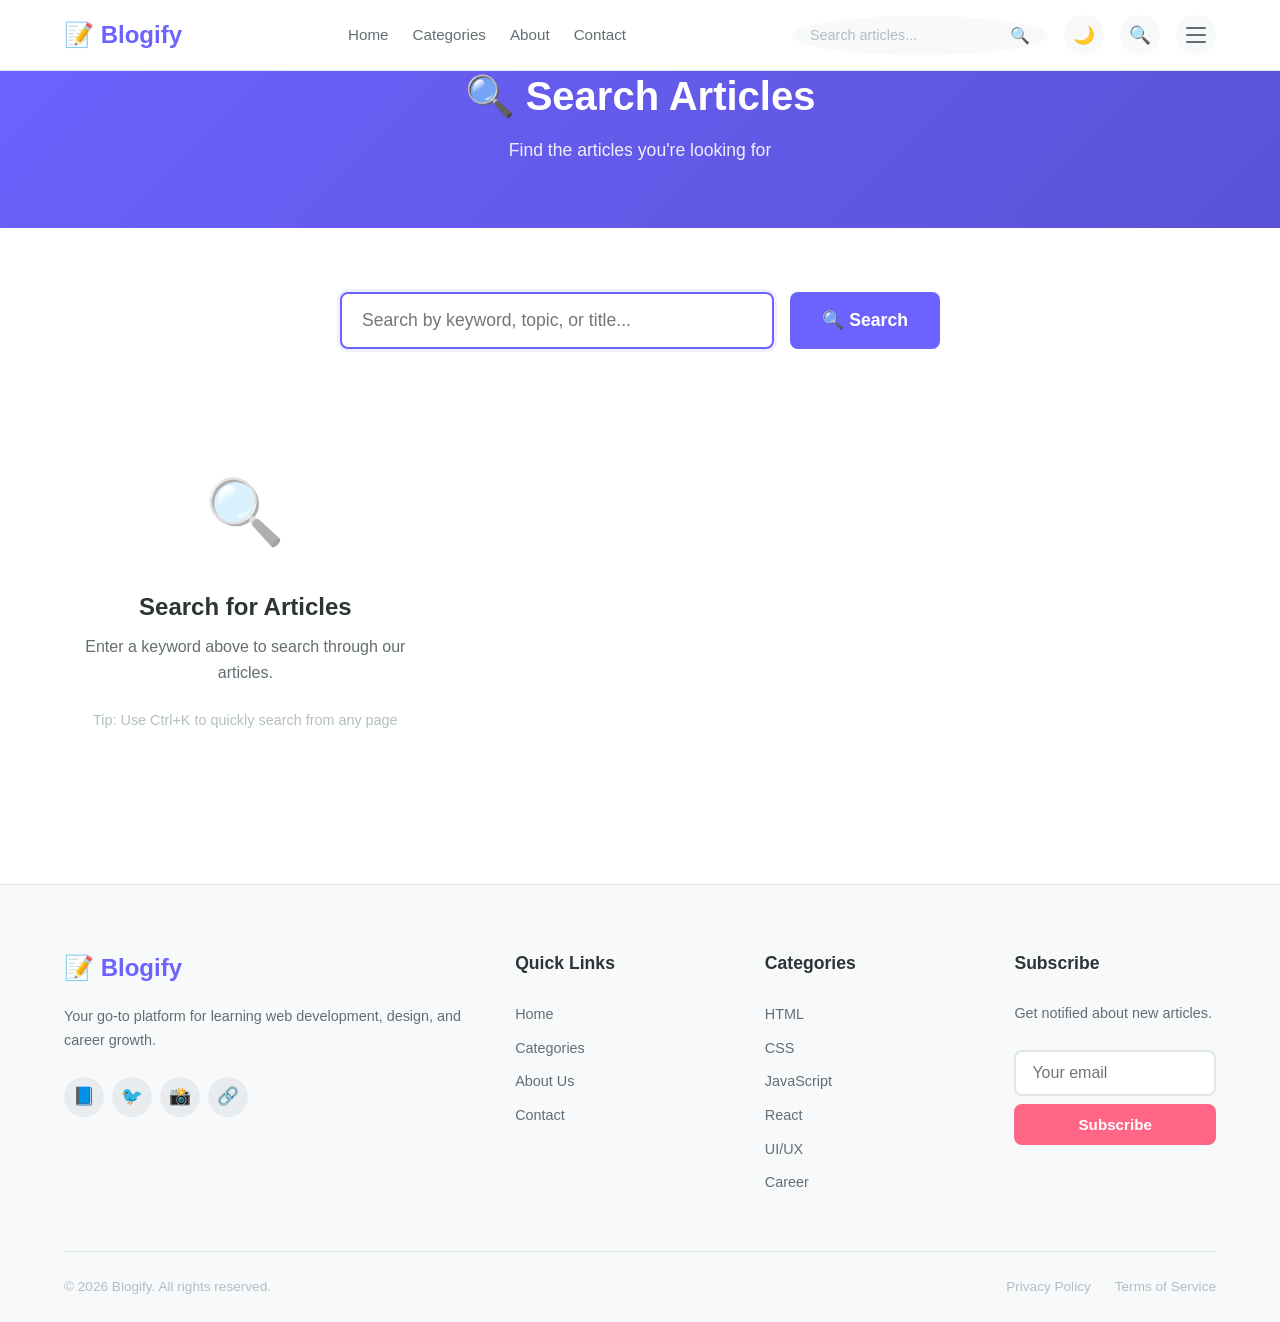
<file: Simple_Blog_Platform/search.html>
<!DOCTYPE html>
<html lang="en" data-theme="light">
<head>
    <meta charset="UTF-8">
    <meta name="viewport" content="width=device-width, initial-scale=1.0">
    <title>Blogify - Search</title>
    <meta name="description" content="Search articles on Blogify">
    
    <link rel="stylesheet" href="css/style.css">
    <link rel="stylesheet" href="css/navbar.css">
    <link rel="stylesheet" href="css/footer.css">
    <link rel="stylesheet" href="css/cards.css">
    <link rel="stylesheet" href="css/forms.css">
    <link rel="stylesheet" href="css/responsive.css">
    <link rel="stylesheet" href="css/animations.css">
</head>
<body>
    <nav class="navbar">
        <div class="container">
            <a href="index.html" class="logo">📝 Blogify</a>
            <ul class="nav-links">
                <li><a href="index.html">Home</a></li>
                <li><a href="categories.html">Categories</a></li>
                <li><a href="about.html">About</a></li>
                <li><a href="contact.html">Contact</a></li>
            </ul>
            <div class="nav-actions">
                <div class="search-bar">
                    <input type="text" placeholder="Search articles..." id="searchInput">
                    <button id="searchButton">🔍</button>
                </div>
                <button class="dark-mode-toggle" title="Toggle Dark Mode">🌙</button>
                <button class="mobile-search-btn" onclick="window.location.href='search.html'">🔍</button>
                <button class="menu-toggle" aria-label="Toggle menu">
                    <span></span>
                    <span></span>
                    <span></span>
                </button>
            </div>
        </div>
    </nav>

    <main>
        <div class="page-banner">
            <div class="container">
                <h1>🔍 Search Articles</h1>
                <p>Find the articles you're looking for</p>
            </div>
        </div>

        <section class="section">
            <div class="container">
                <!-- Search Form -->
                <form id="searchForm" class="search-form" style="margin-bottom: var(--spacing-2xl);">
                    <input type="text" id="searchInput" class="form-control" placeholder="Search by keyword, topic, or title..." style="font-size: 1.1rem; padding: 1rem 1.25rem;" autofocus>
                    <button type="submit" class="btn btn-primary btn-lg">🔍 Search</button>
                </form>

                <!-- Results Heading -->
                <div class="search-results-heading" style="text-align: center; margin-bottom: var(--spacing-xl); display: none;">
                    <p style="color: var(--text-secondary); font-size: 1.1rem;">
                        Found <strong id="resultCount" style="color: var(--primary-color);">0</strong> results for 
                        <strong id="searchQuery" style="color: var(--text-primary);"></strong>
                    </p>
                </div>

                <!-- Search Results -->
                <div id="searchResults" class="blog-grid">
                    <div class="empty-state">
                        <div class="empty-state-icon">🔍</div>
                        <h3>Search for Articles</h3>
                        <p>Enter a keyword above to search through our articles.</p>
                        <p style="color: var(--text-muted); font-size: 0.9rem; margin-top: var(--spacing-sm);">
                            Tip: Use Ctrl+K to quickly search from any page
                        </p>
                    </div>
                </div>
            </div>
        </section>
    </main>

    <footer class="footer">
        <div class="container">
            <div class="footer-grid">
                <div class="footer-col">
                    <h3>📝 Blogify</h3>
                    <p>Your go-to platform for learning web development, design, and career growth.</p>
                    <div class="social-links">
                        <a href="#" title="Facebook">📘</a>
                        <a href="#" title="Twitter">🐦</a>
                        <a href="#" title="Instagram">📸</a>
                        <a href="#" title="LinkedIn">🔗</a>
                    </div>
                </div>
                <div class="footer-col">
                    <h4>Quick Links</h4>
                    <ul>
                        <li><a href="index.html">Home</a></li>
                        <li><a href="categories.html">Categories</a></li>
                        <li><a href="about.html">About Us</a></li>
                        <li><a href="contact.html">Contact</a></li>
                    </ul>
                </div>
                <div class="footer-col">
                    <h4>Categories</h4>
                    <ul>
                        <li><a href="categories.html?cat=html">HTML</a></li>
                        <li><a href="categories.html?cat=css">CSS</a></li>
                        <li><a href="categories.html?cat=javascript">JavaScript</a></li>
                        <li><a href="categories.html?cat=react">React</a></li>
                        <li><a href="categories.html?cat=uiux">UI/UX</a></li>
                        <li><a href="categories.html?cat=career">Career</a></li>
                    </ul>
                </div>
                <div class="footer-col">
                    <h4>Subscribe</h4>
                    <p>Get notified about new articles.</p>
                    <form class="newsletter-form" style="flex-direction: column; gap: var(--spacing-sm);">
                        <input type="email" placeholder="Your email" required style="width: 100%; padding: 0.75rem 1rem; border: 2px solid var(--border-color); border-radius: var(--radius-md); background: var(--bg-primary); color: var(--text-primary);">
                        <button type="submit" class="btn btn-primary" style="width: 100%;">Subscribe</button>
                    </form>
                </div>
            </div>
            <div class="footer-bottom">
                <span>&copy; 2026 Blogify. All rights reserved.</span>
                <div class="footer-bottom-links">
                    <a href="#">Privacy Policy</a>
                    <a href="#">Terms of Service</a>
                </div>
            </div>
        </div>
    </footer>

    <button class="scroll-to-top" title="Scroll to top">↑</button>

    <script src="js/data.js"></script>
    <script src="js/blog.js"></script>
    <script src="js/search.js"></script>
    <script src="js/darkmode.js"></script>
    <script src="js/script.js"></script>
    
    <script>
        // Initialize search page with URL query parameter
        document.addEventListener('DOMContentLoaded', function() {
            setTimeout(function() {
                BlogSearch.initSearchPage();
            }, 500);
        });
    </script>
</body>
</html>
</file>
<file: Simple_Blog_Platform/css/style.css>
/* ============================================
   BLOGIFY - Main Stylesheet
   ============================================ */

/* CSS Variables / Custom Properties */
:root {
    /* Colors */
    --primary-color: #6c63ff;
    --primary-dark: #5a52d5;
    --primary-light: #8b85ff;
    --secondary-color: #ff6584;
    --accent-color: #ffc857;
    
    /* Light Mode Colors */
    --bg-primary: #ffffff;
    --bg-secondary: #f8f9fa;
    --bg-tertiary: #e9ecef;
    --text-primary: #2d3436;
    --text-secondary: #636e72;
    --text-muted: #b2bec3;
    --border-color: #dfe6e9;
    --shadow-color: rgba(0, 0, 0, 0.1);
    --card-bg: #ffffff;
    --hero-overlay: rgba(108, 99, 255, 0.9);
    --code-bg: #f4f4f4;
    --tag-bg: #e8e7ff;
    --tag-color: #6c63ff;
    
    /* Typography */
    --font-primary: 'Segoe UI', Tahoma, Geneva, Verdana, sans-serif;
    --font-heading: 'Georgia', 'Times New Roman', serif;
    --font-code: 'Consolas', 'Courier New', monospace;
    
    /* Spacing */
    --spacing-xs: 0.25rem;
    --spacing-sm: 0.5rem;
    --spacing-md: 1rem;
    --spacing-lg: 1.5rem;
    --spacing-xl: 2rem;
    --spacing-2xl: 3rem;
    --spacing-3xl: 4rem;
    
    /* Border Radius */
    --radius-sm: 4px;
    --radius-md: 8px;
    --radius-lg: 12px;
    --radius-xl: 16px;
    --radius-full: 50%;
    
    /* Shadows */
    --shadow-sm: 0 1px 3px var(--shadow-color);
    --shadow-md: 0 4px 6px var(--shadow-color);
    --shadow-lg: 0 10px 25px var(--shadow-color);
    --shadow-xl: 0 20px 50px var(--shadow-color);
    
    /* Transitions */
    --transition-fast: 0.2s ease;
    --transition-normal: 0.3s ease;
    --transition-slow: 0.5s ease;
    
    /* Container */
    --container-max: 1200px;
    --container-narrow: 800px;
}

/* Dark Mode Colors */
[data-theme="dark"] {
    --bg-primary: #1a1a2e;
    --bg-secondary: #16213e;
    --bg-tertiary: #0f3460;
    --text-primary: #e8e8e8;
    --text-secondary: #b0b0b0;
    --text-muted: #6c6c6c;
    --border-color: #2a2a4a;
    --shadow-color: rgba(0, 0, 0, 0.3);
    --card-bg: #16213e;
    --hero-overlay: rgba(26, 26, 46, 0.95);
    --code-bg: #1a1a2e;
    --tag-bg: #2a2a4a;
    --tag-color: #8b85ff;
}

/* ============================================
   RESET & BASE STYLES
   ============================================ */

*, *::before, *::after {
    margin: 0;
    padding: 0;
    box-sizing: border-box;
}

html {
    scroll-behavior: smooth;
    font-size: 16px;
}

body {
    font-family: var(--font-primary);
    background-color: var(--bg-primary);
    color: var(--text-primary);
    line-height: 1.6;
    transition: background-color var(--transition-normal), color var(--transition-normal);
    min-height: 100vh;
    display: flex;
    flex-direction: column;
}

main {
    flex: 1;
}

a {
    text-decoration: none;
    color: inherit;
    transition: color var(--transition-fast);
}

a:hover {
    color: var(--primary-color);
}

ul, ol {
    list-style: none;
}

img {
    max-width: 100%;
    height: auto;
    display: block;
}

button {
    cursor: pointer;
    font-family: inherit;
    border: none;
    background: none;
    font-size: inherit;
}

input, textarea, select {
    font-family: inherit;
    font-size: inherit;
}

/* ============================================
   UTILITY CLASSES
   ============================================ */

.container {
    max-width: var(--container-max);
    margin: 0 auto;
    padding: 0 var(--spacing-lg);
}

.container-narrow {
    max-width: var(--container-narrow);
    margin: 0 auto;
    padding: 0 var(--spacing-lg);
}

.section {
    padding: var(--spacing-3xl) 0;
}

.section-title {
    font-size: 2rem;
    font-weight: 700;
    margin-bottom: var(--spacing-xl);
    position: relative;
    display: inline-block;
}

.section-title::after {
    content: '';
    position: absolute;
    bottom: -8px;
    left: 0;
    width: 60px;
    height: 4px;
    background: var(--primary-color);
    border-radius: 2px;
}

.section-header {
    text-align: center;
    margin-bottom: var(--spacing-2xl);
}

.section-header .section-title::after {
    left: 50%;
    transform: translateX(-50%);
}

.text-center {
    text-align: center;
}

.text-primary {
    color: var(--primary-color);
}

.mt-1 { margin-top: var(--spacing-md); }
.mt-2 { margin-top: var(--spacing-xl); }
.mt-3 { margin-top: var(--spacing-2xl); }
.mb-1 { margin-bottom: var(--spacing-md); }
.mb-2 { margin-bottom: var(--spacing-xl); }
.mb-3 { margin-bottom: var(--spacing-2xl); }

/* ============================================
   BUTTON STYLES
   ============================================ */

.btn {
    display: inline-flex;
    align-items: center;
    justify-content: center;
    gap: var(--spacing-sm);
    padding: 0.75rem 1.5rem;
    border-radius: var(--radius-md);
    font-weight: 600;
    font-size: 0.95rem;
    transition: all var(--transition-fast);
    cursor: pointer;
    white-space: nowrap;
}

.btn-primary {
    background: var(--primary-color);
    color: #fff;
}

.btn-primary:hover {
    background: var(--primary-dark);
    transform: translateY(-2px);
    box-shadow: var(--shadow-md);
}

.btn-secondary {
    background: var(--bg-tertiary);
    color: var(--text-primary);
}

.btn-secondary:hover {
    background: var(--border-color);
    transform: translateY(-2px);
}

.btn-outline {
    border: 2px solid var(--primary-color);
    color: var(--primary-color);
    background: transparent;
}

.btn-outline:hover {
    background: var(--primary-color);
    color: #fff;
    transform: translateY(-2px);
}

.btn-sm {
    padding: 0.5rem 1rem;
    font-size: 0.85rem;
}

.btn-lg {
    padding: 1rem 2rem;
    font-size: 1.1rem;
}

/* ============================================
   BADGE / TAG STYLES
   ============================================ */

.badge {
    display: inline-block;
    padding: 0.25rem 0.75rem;
    border-radius: var(--radius-full);
    font-size: 0.8rem;
    font-weight: 600;
    background: var(--tag-bg);
    color: var(--tag-color);
}

.category-badge {
    display: inline-flex;
    align-items: center;
    gap: 0.25rem;
    padding: 0.3rem 0.8rem;
    border-radius: var(--radius-full);
    font-size: 0.8rem;
    font-weight: 600;
    text-transform: uppercase;
    letter-spacing: 0.5px;
    transition: all var(--transition-fast);
}

.category-badge.html { background: #e34c2620; color: #e34c26; }
.category-badge.css { background: #264de420; color: #264de4; }
.category-badge.javascript { background: #f7df1e20; color: #f7df1e; }
.category-badge.react { background: #61dafb20; color: #61dafb; }
.category-badge.uiux { background: #ff658420; color: #ff6584; }
.category-badge.career { background: #6c63ff20; color: #6c63ff; }

/* ============================================
   SKELETON LOADING
   ============================================ */

.skeleton {
    background: linear-gradient(90deg, var(--bg-tertiary) 25%, var(--bg-secondary) 50%, var(--bg-tertiary) 75%);
    background-size: 200% 100%;
    animation: skeleton-loading 1.5s ease-in-out infinite;
    border-radius: var(--radius-md);
}

.skeleton-text {
    height: 1rem;
    margin-bottom: 0.5rem;
    width: 100%;
}

.skeleton-text-short {
    height: 1rem;
    width: 60%;
}

.skeleton-title {
    height: 1.5rem;
    width: 80%;
    margin-bottom: 1rem;
}

.skeleton-image {
    width: 100%;
    height: 200px;
    border-radius: var(--radius-md);
}

@keyframes skeleton-loading {
    0% { background-position: 200% 0; }
    100% { background-position: -200% 0; }
}

/* ============================================
   NEWSLETTER SECTION
   ============================================ */

.newsletter {
    background: linear-gradient(135deg, var(--primary-color), var(--primary-dark));
    padding: var(--spacing-3xl) 0;
    text-align: center;
    color: #fff;
}

.newsletter h2 {
    font-size: 2rem;
    margin-bottom: var(--spacing-md);
}

.newsletter p {
    margin-bottom: var(--spacing-xl);
    opacity: 0.9;
}

.newsletter-form {
    display: flex;
    gap: var(--spacing-md);
    max-width: 500px;
    margin: 0 auto;
    justify-content: center;
}

.newsletter-form input {
    flex: 1;
    padding: 0.85rem 1.2rem;
    border: none;
    border-radius: var(--radius-md);
    font-size: 1rem;
    outline: none;
}

.newsletter-form .btn {
    background: var(--secondary-color);
    color: #fff;
}

.newsletter-form .btn:hover {
    background: #e55a7a;
}

/* ============================================
   PAGINATION
   ============================================ */

.pagination {
    display: flex;
    justify-content: center;
    align-items: center;
    gap: var(--spacing-sm);
    margin-top: var(--spacing-2xl);
}

.pagination a, .pagination span {
    display: inline-flex;
    align-items: center;
    justify-content: center;
    width: 40px;
    height: 40px;
    border-radius: var(--radius-md);
    font-weight: 600;
    transition: all var(--transition-fast);
}

.pagination a {
    background: var(--bg-secondary);
    color: var(--text-primary);
}

.pagination a:hover, .pagination a.active {
    background: var(--primary-color);
    color: #fff;
}

.pagination span {
    color: var(--text-muted);
}

/* ============================================
   SCROLL TO TOP
   ============================================ */

.scroll-to-top {
    position: fixed;
    bottom: 2rem;
    right: 2rem;
    width: 45px;
    height: 45px;
    border-radius: var(--radius-full);
    background: var(--primary-color);
    color: #fff;
    display: flex;
    align-items: center;
    justify-content: center;
    font-size: 1.2rem;
    box-shadow: var(--shadow-lg);
    opacity: 0;
    visibility: hidden;
    transform: translateY(20px);
    transition: all var(--transition-normal);
    z-index: 100;
}

.scroll-to-top.visible {
    opacity: 1;
    visibility: visible;
    transform: translateY(0);
}

.scroll-to-top:hover {
    background: var(--primary-dark);
    transform: translateY(-3px);
}

/* ============================================
   COMMENT SECTION
   ============================================ */

.comments-section {
    margin-top: var(--spacing-2xl);
    padding-top: var(--spacing-xl);
    border-top: 1px solid var(--border-color);
}

.comments-section h3 {
    font-size: 1.5rem;
    margin-bottom: var(--spacing-lg);
}

.comment {
    display: flex;
    gap: var(--spacing-md);
    padding: var(--spacing-lg) 0;
    border-bottom: 1px solid var(--border-color);
}

.comment-avatar {
    width: 50px;
    height: 50px;
    border-radius: var(--radius-full);
    background: var(--bg-tertiary);
    display: flex;
    align-items: center;
    justify-content: center;
    font-weight: 700;
    color: var(--primary-color);
    flex-shrink: 0;
}

.comment-body h4 {
    font-size: 1rem;
    margin-bottom: 0.25rem;
}

.comment-body .comment-date {
    font-size: 0.85rem;
    color: var(--text-muted);
    margin-bottom: var(--spacing-sm);
}

.comment-body p {
    color: var(--text-secondary);
}

.comment-form {
    margin-top: var(--spacing-xl);
}

.comment-form textarea {
    width: 100%;
    min-height: 120px;
    padding: var(--spacing-md);
    border: 2px solid var(--border-color);
    border-radius: var(--radius-md);
    background: var(--bg-primary);
    color: var(--text-primary);
    resize: vertical;
    transition: border-color var(--transition-fast);
}

.comment-form textarea:focus {
    outline: none;
    border-color: var(--primary-color);
}

/* ============================================
   SHARE BUTTONS
   ============================================ */

.share-buttons {
    display: flex;
    gap: var(--spacing-sm);
    margin-top: var(--spacing-lg);
}

.share-btn {
    width: 40px;
    height: 40px;
    border-radius: var(--radius-full);
    display: flex;
    align-items: center;
    justify-content: center;
    transition: all var(--transition-fast);
    font-size: 1.1rem;
}

.share-btn:hover {
    transform: translateY(-2px);
}

/* ============================================
   LIKE & BOOKMARK BUTTONS
   ============================================ */

.interaction-bar {
    display: flex;
    align-items: center;
    gap: var(--spacing-lg);
    margin-top: var(--spacing-lg);
    padding-top: var(--spacing-lg);
    border-top: 1px solid var(--border-color);
}

.interaction-btn {
    display: flex;
    align-items: center;
    gap: var(--spacing-sm);
    padding: 0.5rem 1rem;
    border-radius: var(--radius-md);
    background: var(--bg-secondary);
    color: var(--text-secondary);
    transition: all var(--transition-fast);
    font-size: 0.9rem;
}

.interaction-btn:hover {
    background: var(--bg-tertiary);
    color: var(--primary-color);
}

.interaction-btn.liked {
    background: #ff658420;
    color: var(--secondary-color);
}

.interaction-btn.bookmarked {
    background: #ffc85720;
    color: var(--accent-color);
}

/* ============================================
   RELATED ARTICLES
   ============================================ */

.related-articles {
    margin-top: var(--spacing-3xl);
    padding-top: var(--spacing-2xl);
    border-top: 2px solid var(--border-color);
}

.related-articles h3 {
    font-size: 1.5rem;
    margin-bottom: var(--spacing-lg);
}

/* ============================================
   HERO CAROUSEL
   ============================================ */

.hero-carousel {
    position: relative;
    overflow: hidden;
    border-radius: var(--radius-lg);
    margin-bottom: var(--spacing-2xl);
}

.carousel-slide {
    display: none;
    animation: fadeIn 0.5s ease;
}

.carousel-slide.active {
    display: block;
}

.carousel-btn {
    position: absolute;
    top: 50%;
    transform: translateY(-50%);
    width: 50px;
    height: 50px;
    border-radius: var(--radius-full);
    background: rgba(255, 255, 255, 0.9);
    display: flex;
    align-items: center;
    justify-content: center;
    font-size: 1.5rem;
    z-index: 10;
    transition: all var(--transition-fast);
    box-shadow: var(--shadow-md);
}

.carousel-btn:hover {
    background: #fff;
    box-shadow: var(--shadow-lg);
}

.carousel-btn.prev { left: 1rem; }
.carousel-btn.next { right: 1rem; }

.carousel-dots {
    position: absolute;
    bottom: 1rem;
    left: 50%;
    transform: translateX(-50%);
    display: flex;
    gap: 0.5rem;
    z-index: 10;
}

.carousel-dot {
    width: 12px;
    height: 12px;
    border-radius: var(--radius-full);
    background: rgba(255, 255, 255, 0.5);
    cursor: pointer;
    transition: all var(--transition-fast);
}

.carousel-dot.active {
    background: #fff;
    width: 30px;
    border-radius: 6px;
}

/* ============================================
   LOADING SPINNER
   ============================================ */

.spinner {
    width: 40px;
    height: 40px;
    border: 4px solid var(--border-color);
    border-top-color: var(--primary-color);
    border-radius: var(--radius-full);
    animation: spin 0.8s linear infinite;
    margin: var(--spacing-2xl) auto;
}

@keyframes spin {
    to { transform: rotate(360deg); }
}

/* ============================================
   FEATURED AUTHOR SECTION
   ============================================ */

.featured-author {
    display: flex;
    align-items: center;
    gap: var(--spacing-xl);
    padding: var(--spacing-xl);
    background: var(--bg-secondary);
    border-radius: var(--radius-lg);
    margin-top: var(--spacing-2xl);
}

.featured-author-img {
    width: 120px;
    height: 120px;
    border-radius: var(--radius-full);
    object-fit: cover;
    border: 4px solid var(--primary-color);
    flex-shrink: 0;
}

.featured-author-info h3 {
    font-size: 1.3rem;
    margin-bottom: 0.25rem;
}

.featured-author-info .author-role {
    color: var(--primary-color);
    font-weight: 600;
    margin-bottom: var(--spacing-sm);
}

.featured-author-info p {
    color: var(--text-secondary);
    font-size: 0.95rem;
}

/* ============================================
   ANIMATIONS
   ============================================ */

@keyframes fadeIn {
    from { opacity: 0; transform: translateY(20px); }
    to { opacity: 1; transform: translateY(0); }
}

@keyframes fadeInUp {
    from { opacity: 0; transform: translateY(30px); }
    to { opacity: 1; transform: translateY(0); }
}

@keyframes slideInLeft {
    from { opacity: 0; transform: translateX(-30px); }
    to { opacity: 1; transform: translateX(0); }
}

@keyframes slideInRight {
    from { opacity: 0; transform: translateX(30px); }
    to { opacity: 1; transform: translateX(0); }
}

.animate-fadeIn {
    animation: fadeIn 0.5s ease forwards;
}

.animate-fadeInUp {
    animation: fadeInUp 0.5s ease forwards;
}

/* Stagger animation delays */
.delay-1 { animation-delay: 0.1s; }
.delay-2 { animation-delay: 0.2s; }
.delay-3 { animation-delay: 0.3s; }
.delay-4 { animation-delay: 0.4s; }
.delay-5 { animation-delay: 0.5s; }

/* ============================================
   READING TIME INDICATOR
   ============================================ */

.reading-time {
    display: inline-flex;
    align-items: center;
    gap: 0.35rem;
    font-size: 0.85rem;
    color: var(--text-secondary);
}

/* ============================================
   PAGE TITLE / BANNER
   ============================================ */

.page-banner {
    background: linear-gradient(135deg, var(--primary-color), var(--primary-dark));
    color: #fff;
    padding: var(--spacing-3xl) 0;
    text-align: center;
}

.page-banner h1 {
    font-size: 2.5rem;
    margin-bottom: var(--spacing-sm);
}

.page-banner p {
    font-size: 1.1rem;
    opacity: 0.9;
}

/* ============================================
   EMPTY STATE
   ============================================ */

.empty-state {
    text-align: center;
    padding: var(--spacing-3xl) 0;
}

.empty-state-icon {
    font-size: 4rem;
    margin-bottom: var(--spacing-lg);
    opacity: 0.5;
}

.empty-state h3 {
    font-size: 1.5rem;
    margin-bottom: var(--spacing-sm);
}

.empty-state p {
    color: var(--text-secondary);
    margin-bottom: var(--spacing-lg);
}

/* ============================================
   BREADCRUMBS
   ============================================ */

.breadcrumbs {
    display: flex;
    align-items: center;
    gap: var(--spacing-sm);
    padding: var(--spacing-md) 0;
    font-size: 0.9rem;
    color: var(--text-secondary);
}

.breadcrumbs a:hover {
    color: var(--primary-color);
}

.breadcrumbs .separator {
    color: var(--text-muted);
}

.breadcrumbs .current {
    color: var(--text-primary);
    font-weight: 600;
}

/* ============================================
   CODE BLOCK STYLING
   ============================================ */

pre {
    background: var(--code-bg);
    padding: var(--spacing-lg);
    border-radius: var(--radius-md);
    overflow-x: auto;
    margin: var(--spacing-lg) 0;
    border: 1px solid var(--border-color);
}

code {
    font-family: var(--font-code);
    font-size: 0.9rem;
}

pre code {
    background: none;
    padding: 0;
}

p code, li code {
    background: var(--code-bg);
    padding: 0.15rem 0.4rem;
    border-radius: var(--radius-sm);
    font-size: 0.85rem;
}

/* ============================================
   RESPONSIVE IMAGE PLACEHOLDER STYLES
   ============================================ */

.img-placeholder {
    background: linear-gradient(135deg, var(--bg-tertiary), var(--border-color));
    display: flex;
    align-items: center;
    justify-content: center;
    font-size: 2rem;
    color: var(--text-muted);
    min-height: 200px;
    border-radius: var(--radius-md);
}

/* ============================================
   TOAST NOTIFICATION
   ============================================ */

.toast {
    position: fixed;
    bottom: 2rem;
    left: 50%;
    transform: translateX(-50%) translateY(100px);
    background: var(--text-primary);
    color: var(--bg-primary);
    padding: 0.75rem 1.5rem;
    border-radius: var(--radius-md);
    font-weight: 600;
    box-shadow: var(--shadow-lg);
    z-index: 1000;
    opacity: 0;
    transition: all var(--transition-normal);
}

.toast.show {
    opacity: 1;
    transform: translateX(-50%) translateY(0);
}
</file>
<file: Simple_Blog_Platform/css/navbar.css>
/* ============================================
   BLOGIFY - Navbar Styles
   ============================================ */

.navbar {
    position: fixed;
    top: 0;
    left: 0;
    right: 0;
    z-index: 1000;
    background: var(--bg-primary);
    border-bottom: 1px solid var(--border-color);
    transition: all var(--transition-normal);
    backdrop-filter: blur(10px);
}

.navbar.scrolled {
    box-shadow: var(--shadow-md);
}

.navbar .container {
    display: flex;
    align-items: center;
    justify-content: space-between;
    height: 70px;
}

/* Logo */
.navbar .logo {
    display: flex;
    align-items: center;
    gap: var(--spacing-sm);
    font-size: 1.5rem;
    font-weight: 800;
    color: var(--primary-color);
}

.navbar .logo span {
    color: var(--text-primary);
}

.navbar .logo-img {
    height: 35px;
    width: auto;
}

/* Navigation Links */
.nav-links {
    display: flex;
    align-items: center;
    gap: var(--spacing-lg);
}

.nav-links li a {
    font-weight: 500;
    font-size: 0.95rem;
    color: var(--text-secondary);
    padding: 0.5rem 0;
    position: relative;
    transition: color var(--transition-fast);
}

.nav-links li a::after {
    content: '';
    position: absolute;
    bottom: 0;
    left: 0;
    width: 0;
    height: 2px;
    background: var(--primary-color);
    transition: width var(--transition-fast);
}

.nav-links li a:hover,
.nav-links li a.active {
    color: var(--primary-color);
}

.nav-links li a:hover::after,
.nav-links li a.active::after {
    width: 100%;
}

/* Navbar Actions */
.nav-actions {
    display: flex;
    align-items: center;
    gap: var(--spacing-md);
}

.nav-actions button {
    width: 40px;
    height: 40px;
    border-radius: var(--radius-full);
    display: flex;
    align-items: center;
    justify-content: center;
    background: var(--bg-secondary);
    color: var(--text-secondary);
    transition: all var(--transition-fast);
    font-size: 1.1rem;
}

.nav-actions button:hover {
    background: var(--bg-tertiary);
    color: var(--primary-color);
}

/* Search Bar in Nav */
.search-bar {
    display: flex;
    align-items: center;
    background: var(--bg-secondary);
    border-radius: var(--radius-full);
    padding: 0.5rem 1rem;
    transition: all var(--transition-fast);
    border: 2px solid transparent;
}

.search-bar:focus-within {
    border-color: var(--primary-color);
    background: var(--bg-primary);
}

.search-bar input {
    background: none;
    border: none;
    outline: none;
    color: var(--text-primary);
    width: 200px;
    font-size: 0.9rem;
    padding: 0;
}

.search-bar input::placeholder {
    color: var(--text-muted);
}

.search-bar button {
    background: none;
    color: var(--text-muted);
    font-size: 1rem;
    padding: 0;
    width: auto;
    height: auto;
}

.search-bar button:hover {
    color: var(--primary-color);
}

/* Mobile Search */
.mobile-search-btn {
    display: none;
}

/* Mobile Menu Toggle */
.menu-toggle {
    display: none;
    width: 40px;
    height: 40px;
    border-radius: var(--radius-md);
    background: var(--bg-secondary);
    color: var(--text-primary);
    flex-direction: column;
    align-items: center;
    justify-content: center;
    gap: 5px;
}

.menu-toggle span {
    display: block;
    width: 20px;
    height: 2px;
    background: currentColor;
    transition: all var(--transition-fast);
    border-radius: 2px;
}

.menu-toggle.active span:nth-child(1) {
    transform: rotate(45deg) translate(5px, 5px);
}

.menu-toggle.active span:nth-child(2) {
    opacity: 0;
}

.menu-toggle.active span:nth-child(3) {
    transform: rotate(-45deg) translate(5px, -5px);
}

/* Mobile Responsive Navbar */
@media (max-width: 768px) {
    .menu-toggle {
        display: flex;
    }

    .mobile-search-btn {
        display: flex;
    }

    .search-bar {
        display: none;
    }

    .nav-links {
        position: fixed;
        top: 70px;
        left: 0;
        right: 0;
        background: var(--bg-primary);
        flex-direction: column;
        padding: var(--spacing-lg);
        gap: var(--spacing-sm);
        border-bottom: 1px solid var(--border-color);
        box-shadow: var(--shadow-lg);
        transform: translateY(-100%);
        opacity: 0;
        visibility: hidden;
        transition: all var(--transition-normal);
    }

    .nav-links.open {
        transform: translateY(0);
        opacity: 1;
        visibility: visible;
    }

    .nav-links li {
        width: 100%;
    }

    .nav-links li a {
        display: block;
        padding: 0.75rem 1rem;
        border-radius: var(--radius-md);
    }

    .nav-links li a:hover,
    .nav-links li a.active {
        background: var(--bg-secondary);
    }

    .nav-links li a::after {
        display: none;
    }
}
</file>
<file: Simple_Blog_Platform/css/footer.css>
/* ============================================
   BLOGIFY - Footer Styles
   ============================================ */

.footer {
    background: var(--bg-secondary);
    border-top: 1px solid var(--border-color);
    padding: var(--spacing-3xl) 0 0;
    margin-top: auto;
}

.footer-grid {
    display: grid;
    grid-template-columns: 2fr 1fr 1fr 1fr;
    gap: var(--spacing-2xl);
    padding-bottom: var(--spacing-2xl);
    border-bottom: 1px solid var(--border-color);
}

.footer-col h3 {
    font-size: 1.5rem;
    font-weight: 800;
    color: var(--primary-color);
    margin-bottom: var(--spacing-md);
}

.footer-col h3 span {
    color: var(--text-primary);
}

.footer-col h4 {
    font-size: 1.1rem;
    font-weight: 700;
    margin-bottom: var(--spacing-lg);
    color: var(--text-primary);
}

.footer-col p {
    color: var(--text-secondary);
    font-size: 0.9rem;
    line-height: 1.7;
    margin-bottom: var(--spacing-lg);
}

.footer-col ul li {
    margin-bottom: var(--spacing-sm);
}

.footer-col ul li a {
    color: var(--text-secondary);
    font-size: 0.9rem;
    transition: all var(--transition-fast);
    display: inline-flex;
    align-items: center;
    gap: 0.5rem;
}

.footer-col ul li a:hover {
    color: var(--primary-color);
    transform: translateX(3px);
}

/* Social Links */
.social-links {
    display: flex;
    gap: var(--spacing-sm);
    margin-top: var(--spacing-md);
}

.social-links a {
    width: 40px;
    height: 40px;
    border-radius: var(--radius-full);
    background: var(--bg-tertiary);
    display: flex;
    align-items: center;
    justify-content: center;
    color: var(--text-secondary);
    transition: all var(--transition-fast);
    font-size: 1.1rem;
}

.social-links a:hover {
    background: var(--primary-color);
    color: #fff;
    transform: translateY(-3px);
}

/* Footer Bottom */
.footer-bottom {
    display: flex;
    justify-content: space-between;
    align-items: center;
    padding: var(--spacing-lg) 0;
    font-size: 0.85rem;
    color: var(--text-muted);
}

.footer-bottom-links {
    display: flex;
    gap: var(--spacing-lg);
}

.footer-bottom-links a {
    color: var(--text-muted);
    transition: color var(--transition-fast);
}

.footer-bottom-links a:hover {
    color: var(--primary-color);
}

/* Newsletter in Footer */
.footer-newsletter {
    margin-top: var(--spacing-lg);
}

.footer-newsletter .newsletter-form {
    flex-direction: column;
    gap: var(--spacing-sm);
}

.footer-newsletter .newsletter-form input {
    width: 100%;
    padding: 0.75rem 1rem;
    border: 2px solid var(--border-color);
    border-radius: var(--radius-md);
    background: var(--bg-primary);
    color: var(--text-primary);
}

.footer-newsletter .newsletter-form input:focus {
    border-color: var(--primary-color);
    outline: none;
}

.footer-newsletter .newsletter-form .btn {
    width: 100%;
}

/* Responsive Footer */
@media (max-width: 768px) {
    .footer-grid {
        grid-template-columns: 1fr;
        gap: var(--spacing-xl);
    }

    .footer-bottom {
        flex-direction: column;
        gap: var(--spacing-md);
        text-align: center;
    }
}

@media (min-width: 769px) and (max-width: 1024px) {
    .footer-grid {
        grid-template-columns: 1fr 1fr;
    }
}
</file>
<file: Simple_Blog_Platform/css/cards.css>
/* ============================================
   BLOGIFY - Blog Cards Styles
   ============================================ */

/* Blog Card Grid */
.blog-grid {
    display: grid;
    grid-template-columns: repeat(3, 1fr);
    gap: var(--spacing-xl);
}

.blog-grid-2 {
    display: grid;
    grid-template-columns: repeat(2, 1fr);
    gap: var(--spacing-xl);
}

.blog-grid-4 {
    display: grid;
    grid-template-columns: repeat(4, 1fr);
    gap: var(--spacing-lg);
}

/* Blog Card */
.blog-card {
    background: var(--card-bg);
    border-radius: var(--radius-lg);
    overflow: hidden;
    border: 1px solid var(--border-color);
    transition: all var(--transition-normal);
    display: flex;
    flex-direction: column;
    position: relative;
}

.blog-card:hover {
    transform: translateY(-5px);
    box-shadow: var(--shadow-lg);
    border-color: transparent;
}

/* Card Image */
.blog-card .card-image {
    position: relative;
    overflow: hidden;
    aspect-ratio: 16/10;
}

.blog-card .card-image img {
    width: 100%;
    height: 100%;
    object-fit: cover;
    transition: transform var(--transition-slow);
}

.blog-card:hover .card-image img {
    transform: scale(1.05);
}

.blog-card .card-image .category-tag {
    position: absolute;
    top: var(--spacing-md);
    left: var(--spacing-md);
    z-index: 2;
}

/* Card Content */
.blog-card .card-content {
    padding: var(--spacing-lg);
    flex: 1;
    display: flex;
    flex-direction: column;
}

.blog-card .card-meta {
    display: flex;
    align-items: center;
    gap: var(--spacing-md);
    font-size: 0.8rem;
    color: var(--text-muted);
    margin-bottom: var(--spacing-md);
}

.blog-card .card-meta span {
    display: flex;
    align-items: center;
    gap: 0.25rem;
}

.blog-card .card-title {
    font-size: 1.2rem;
    font-weight: 700;
    margin-bottom: var(--spacing-sm);
    line-height: 1.4;
    display: -webkit-box;
    -webkit-line-clamp: 2;
    -webkit-box-orient: vertical;
    overflow: hidden;
    transition: color var(--transition-fast);
}

.blog-card:hover .card-title {
    color: var(--primary-color);
}

.blog-card .card-excerpt {
    color: var(--text-secondary);
    font-size: 0.9rem;
    line-height: 1.6;
    margin-bottom: var(--spacing-lg);
    flex: 1;
    display: -webkit-box;
    -webkit-line-clamp: 3;
    -webkit-box-orient: vertical;
    overflow: hidden;
}

.blog-card .card-footer {
    display: flex;
    justify-content: space-between;
    align-items: center;
    padding-top: var(--spacing-md);
    border-top: 1px solid var(--border-color);
}

.blog-card .card-author {
    display: flex;
    align-items: center;
    gap: var(--spacing-sm);
}

.blog-card .author-avatar {
    width: 30px;
    height: 30px;
    border-radius: var(--radius-full);
    object-fit: cover;
    background: var(--bg-tertiary);
}

.blog-card .author-name {
    font-size: 0.85rem;
    font-weight: 600;
    color: var(--text-primary);
}

.blog-card .read-more {
    font-size: 0.85rem;
    font-weight: 600;
    color: var(--primary-color);
    display: inline-flex;
    align-items: center;
    gap: 0.35rem;
    transition: gap var(--transition-fast);
}

.blog-card .read-more:hover {
    gap: 0.6rem;
}

/* ============================================
   FEATURED CARD (Large)
   ============================================ */

.featured-card {
    display: grid;
    grid-template-columns: 1fr 1fr;
    gap: 0;
    background: var(--card-bg);
    border-radius: var(--radius-xl);
    overflow: hidden;
    border: 1px solid var(--border-color);
    transition: all var(--transition-normal);
}

.featured-card:hover {
    box-shadow: var(--shadow-xl);
    border-color: transparent;
}

.featured-card .featured-image {
    position: relative;
    min-height: 400px;
    overflow: hidden;
}

.featured-card .featured-image img {
    width: 100%;
    height: 100%;
    object-fit: cover;
    transition: transform var(--transition-slow);
}

.featured-card:hover .featured-image img {
    transform: scale(1.05);
}

.featured-card .featured-content {
    padding: var(--spacing-2xl);
    display: flex;
    flex-direction: column;
    justify-content: center;
}

.featured-card .featured-badge {
    display: inline-flex;
    align-items: center;
    gap: 0.5rem;
    background: var(--primary-color);
    color: #fff;
    padding: 0.4rem 1rem;
    border-radius: var(--radius-full);
    font-size: 0.8rem;
    font-weight: 600;
    margin-bottom: var(--spacing-lg);
    width: fit-content;
}

.featured-card .featured-title {
    font-size: 1.8rem;
    font-weight: 800;
    margin-bottom: var(--spacing-md);
    line-height: 1.3;
}

.featured-card .featured-excerpt {
    color: var(--text-secondary);
    font-size: 1rem;
    line-height: 1.7;
    margin-bottom: var(--spacing-lg);
}

.featured-card .featured-meta {
    display: flex;
    align-items: center;
    gap: var(--spacing-lg);
    margin-bottom: var(--spacing-lg);
    font-size: 0.9rem;
    color: var(--text-muted);
}

/* ============================================
   TRENDING POST CARD
   ============================================ */

.trending-post {
    display: flex;
    align-items: flex-start;
    gap: var(--spacing-md);
    padding: var(--spacing-md);
    border-radius: var(--radius-md);
    transition: all var(--transition-fast);
}

.trending-post:hover {
    background: var(--bg-secondary);
}

.trending-post .trending-number {
    font-size: 2rem;
    font-weight: 800;
    color: var(--primary-color);
    opacity: 0.4;
    min-width: 40px;
    line-height: 1;
}

.trending-post .trending-content {
    flex: 1;
}

.trending-post .trending-content h4 {
    font-size: 1rem;
    margin-bottom: 0.25rem;
    transition: color var(--transition-fast);
}

.trending-post:hover .trending-content h4 {
    color: var(--primary-color);
}

.trending-post .trending-content .trending-meta {
    font-size: 0.8rem;
    color: var(--text-muted);
}

/* ============================================
   CATEGORY CARD
   ============================================ */

.category-card {
    text-align: center;
    padding: var(--spacing-xl);
    background: var(--card-bg);
    border: 1px solid var(--border-color);
    border-radius: var(--radius-lg);
    transition: all var(--transition-normal);
}

.category-card:hover {
    transform: translateY(-5px);
    box-shadow: var(--shadow-lg);
    border-color: var(--primary-color);
}

.category-card .category-icon {
    font-size: 2.5rem;
    margin-bottom: var(--spacing-md);
    display: block;
}

.category-card h4 {
    font-size: 1.1rem;
    margin-bottom: var(--spacing-sm);
}

.category-card p {
    font-size: 0.85rem;
    color: var(--text-secondary);
    margin-bottom: var(--spacing-md);
}

.category-card .category-count {
    font-size: 0.8rem;
    color: var(--primary-color);
    font-weight: 600;
}

/* ============================================
   AUTHOR CARD
   ============================================ */

.author-card {
    text-align: center;
    padding: var(--spacing-xl);
    background: var(--card-bg);
    border: 1px solid var(--border-color);
    border-radius: var(--radius-lg);
    transition: all var(--transition-normal);
}

.author-card:hover {
    box-shadow: var(--shadow-lg);
}

.author-card .author-card-avatar {
    width: 80px;
    height: 80px;
    border-radius: var(--radius-full);
    object-fit: cover;
    margin: 0 auto var(--spacing-md);
    border: 3px solid var(--primary-color);
}

.author-card h4 {
    font-size: 1.1rem;
    margin-bottom: 0.25rem;
}

.author-card .author-role {
    font-size: 0.85rem;
    color: var(--primary-color);
    font-weight: 600;
    margin-bottom: var(--spacing-md);
}

.author-card p {
    font-size: 0.85rem;
    color: var(--text-secondary);
    line-height: 1.6;
}

/* ============================================
   RESPONSIVE CARDS
   ============================================ */

@media (max-width: 768px) {
    .blog-grid {
        grid-template-columns: 1fr;
    }

    .blog-grid-2,
    .blog-grid-4 {
        grid-template-columns: 1fr;
    }

    .featured-card {
        grid-template-columns: 1fr;
    }

    .featured-card .featured-image {
        min-height: 250px;
    }

    .featured-card .featured-content {
        padding: var(--spacing-lg);
    }

    .featured-card .featured-title {
        font-size: 1.4rem;
    }
}

@media (min-width: 769px) and (max-width: 1024px) {
    .blog-grid {
        grid-template-columns: repeat(2, 1fr);
    }

    .blog-grid-4 {
        grid-template-columns: repeat(2, 1fr);
    }

    .featured-card .featured-content {
        padding: var(--spacing-lg);
    }

    .featured-card .featured-title {
        font-size: 1.5rem;
    }
}
</file>
<file: Simple_Blog_Platform/css/forms.css>
/* ============================================
   BLOGIFY - Form Styles
   ============================================ */

.form-group {
    margin-bottom: var(--spacing-lg);
}

.form-group label {
    display: block;
    font-weight: 600;
    margin-bottom: var(--spacing-sm);
    color: var(--text-primary);
    font-size: 0.9rem;
}

.form-group .required::after {
    content: ' *';
    color: var(--secondary-color);
}

.form-control {
    width: 100%;
    padding: 0.75rem 1rem;
    border: 2px solid var(--border-color);
    border-radius: var(--radius-md);
    background: var(--bg-primary);
    color: var(--text-primary);
    font-size: 1rem;
    transition: border-color var(--transition-fast), box-shadow var(--transition-fast);
}

.form-control:focus {
    outline: none;
    border-color: var(--primary-color);
    box-shadow: 0 0 0 3px rgba(108, 99, 255, 0.1);
}

.form-control.error {
    border-color: var(--secondary-color);
}

.form-control.success {
    border-color: #27ae60;
}

textarea.form-control {
    min-height: 150px;
    resize: vertical;
}

select.form-control {
    cursor: pointer;
    appearance: none;
    background-image: url("data:image/svg+xml,%3Csvg xmlns='http://www.w3.org/2000/svg' width='12' height='12' viewBox='0 0 12 12'%3E%3Cpath fill='%23636e72' d='M6 8L1 3h10z'/%3E%3C/svg%3E");
    background-repeat: no-repeat;
    background-position: right 1rem center;
    padding-right: 2.5rem;
}

/* Contact Form */
.contact-form {
    max-width: 600px;
    margin: 0 auto;
}

.contact-form .form-row {
    display: grid;
    grid-template-columns: 1fr 1fr;
    gap: var(--spacing-md);
}

/* Search Form */
.search-form {
    display: flex;
    gap: var(--spacing-md);
    max-width: 600px;
    margin: 0 auto;
}

.search-form .form-control {
    flex: 1;
    font-size: 1.1rem;
    padding: 1rem 1.25rem;
}

/* Error Message */
.error-message {
    font-size: 0.85rem;
    color: var(--secondary-color);
    margin-top: 0.35rem;
    display: none;
}

.error-message.visible {
    display: block;
}

/* Success Message */
.success-message {
    text-align: center;
    padding: var(--spacing-xl);
    background: #27ae6020;
    border: 2px solid #27ae60;
    border-radius: var(--radius-md);
    color: #27ae60;
    font-weight: 600;
    display: none;
}

.success-message.visible {
    display: block;
}

@media (max-width: 768px) {
    .contact-form .form-row {
        grid-template-columns: 1fr;
    }

    .search-form {
        flex-direction: column;
    }
}
</file>
<file: Simple_Blog_Platform/css/responsive.css>
/* ============================================
   BLOGIFY - Responsive Styles
   ============================================ */

/* Extra Large Devices (1200px and up) */
@media (min-width: 1200px) {
    .container {
        max-width: var(--container-max);
    }
}

/* Large Devices (992px to 1199px) */
@media (max-width: 1199px) {
    .container {
        max-width: 960px;
    }
}

/* Medium Devices (768px to 991px) */
@media (max-width: 991px) {
    .container {
        max-width: 720px;
    }

    .hero-section .hero-content h1 {
        font-size: 2.2rem;
    }

    .page-banner h1 {
        font-size: 2rem;
    }
}

/* Small Devices (576px to 767px) */
@media (max-width: 767px) {
    .container {
        max-width: 540px;
        padding: 0 var(--spacing-md);
    }

    .section {
        padding: var(--spacing-2xl) 0;
    }

    .section-title {
        font-size: 1.6rem;
    }

    .page-banner {
        padding: var(--spacing-2xl) 0;
    }

    .page-banner h1 {
        font-size: 1.8rem;
    }

    .page-banner p {
        font-size: 1rem;
    }

    .hero-section {
        padding: 6rem 0 var(--spacing-2xl);
    }

    .hero-section .hero-content h1 {
        font-size: 1.8rem;
    }

    .hero-section .hero-content p {
        font-size: 1rem;
    }

    .hero-section .hero-actions {
        flex-direction: column;
        align-items: stretch;
    }

    .hero-section .hero-actions .btn {
        text-align: center;
    }

    .newsletter {
        padding: var(--spacing-2xl) 0;
    }

    .newsletter h2 {
        font-size: 1.5rem;
    }

    .newsletter-form {
        flex-direction: column;
        max-width: 100%;
    }

    .newsletter-form input {
        width: 100%;
    }

    .blog-card .card-content {
        padding: var(--spacing-md);
    }

    .blog-card .card-title {
        font-size: 1.1rem;
    }

    .featured-card .featured-content {
        padding: var(--spacing-lg);
    }

    .featured-card .featured-title {
        font-size: 1.3rem;
    }

    .featured-author {
        flex-direction: column;
        text-align: center;
    }

    .featured-author-img {
        width: 80px;
        height: 80px;
    }

    .interaction-bar {
        flex-wrap: wrap;
    }

    .comments-section .comment {
        flex-direction: column;
    }

    .comment-avatar {
        width: 40px;
        height: 40px;
    }

    .related-articles .blog-grid {
        grid-template-columns: 1fr;
    }

    .pagination {
        flex-wrap: wrap;
    }

    .breadcrumbs {
        font-size: 0.8rem;
        flex-wrap: wrap;
    }

    .scroll-to-top {
        bottom: 1rem;
        right: 1rem;
        width: 40px;
        height: 40px;
        font-size: 1rem;
    }

    .category-filter {
        overflow-x: auto;
        padding-bottom: var(--spacing-sm);
        -webkit-overflow-scrolling: touch;
    }

    .category-filter button {
        white-space: nowrap;
        flex-shrink: 0;
    }

    .search-form {
        flex-direction: column;
    }

    .search-form .btn {
        width: 100%;
    }

    .empty-state {
        padding: var(--spacing-2xl) 0;
    }

    .empty-state-icon {
        font-size: 3rem;
    }
}

/* Extra Small Devices (less than 576px) */
@media (max-width: 575px) {
    .container {
        padding: 0 var(--spacing-sm);
    }

    .section-title {
        font-size: 1.3rem;
    }

    .page-banner h1 {
        font-size: 1.5rem;
    }

    .hero-section .hero-content h1 {
        font-size: 1.5rem;
    }

    .blog-card .card-meta {
        flex-wrap: wrap;
        gap: var(--spacing-sm);
    }

    .blog-card .card-footer {
        flex-direction: column;
        gap: var(--spacing-md);
        align-items: flex-start;
    }

    .blog-card .read-more {
        width: 100%;
        justify-content: center;
    }

    .featured-card .featured-meta {
        flex-wrap: wrap;
        gap: var(--spacing-sm);
    }

    .footer-bottom {
        flex-direction: column;
        text-align: center;
        gap: var(--spacing-sm);
    }

    .footer-bottom-links {
        flex-direction: column;
        gap: var(--spacing-sm);
    }

    .share-buttons {
        flex-wrap: wrap;
    }

    .interaction-btn {
        font-size: 0.8rem;
        padding: 0.4rem 0.75rem;
    }

    .category-card {
        padding: var(--spacing-md);
    }

    .author-card {
        padding: var(--spacing-md);
    }
}

/* Print Styles */
@media print {
    .navbar,
    .footer,
    .newsletter,
    .scroll-to-top,
    .interaction-bar,
    .share-buttons,
    .comment-form,
    .related-articles {
        display: none !important;
    }

    body {
        background: #fff;
        color: #000;
    }

    a {
        color: inherit !important;
        text-decoration: underline;
    }

    .blog-card,
    .featured-card {
        break-inside: avoid;
        box-shadow: none;
        border: 1px solid #ddd;
    }

    .page-banner {
        background: #f4f4f4 !important;
        color: #000 !important;
        padding: 2rem 0;
    }
}

/* Reduced Motion */
@media (prefers-reduced-motion: reduce) {
    *,
    *::before,
    *::after {
        animation-duration: 0.01ms !important;
        animation-iteration-count: 1 !important;
        transition-duration: 0.01ms !important;
        scroll-behavior: auto !important;
    }
}
</file>
<file: Simple_Blog_Platform/css/animations.css>
/* ============================================
   BLOGIFY - Animation Styles
   ============================================ */

/* Fade Animations */
@keyframes fadeIn {
    from { opacity: 0; }
    to { opacity: 1; }
}

@keyframes fadeInDown {
    from {
        opacity: 0;
        transform: translateY(-20px);
    }
    to {
        opacity: 1;
        transform: translateY(0);
    }
}

@keyframes fadeInUp {
    from {
        opacity: 0;
        transform: translateY(20px);
    }
    to {
        opacity: 1;
        transform: translateY(0);
    }
}

@keyframes fadeInLeft {
    from {
        opacity: 0;
        transform: translateX(-20px);
    }
    to {
        opacity: 1;
        transform: translateX(0);
    }
}

@keyframes fadeInRight {
    from {
        opacity: 0;
        transform: translateX(20px);
    }
    to {
        opacity: 1;
        transform: translateX(0);
    }
}

/* Scale Animations */
@keyframes scaleIn {
    from {
        opacity: 0;
        transform: scale(0.9);
    }
    to {
        opacity: 1;
        transform: scale(1);
    }
}

@keyframes scaleUp {
    from {
        transform: scale(1);
    }
    to {
        transform: scale(1.05);
    }
}

/* Slide Animations */
@keyframes slideInLeft {
    from {
        opacity: 0;
        transform: translateX(-100%);
    }
    to {
        opacity: 1;
        transform: translateX(0);
    }
}

@keyframes slideInRight {
    from {
        opacity: 0;
        transform: translateX(100%);
    }
    to {
        opacity: 1;
        transform: translateX(0);
    }
}

@keyframes slideInUp {
    from {
        opacity: 0;
        transform: translateY(100%);
    }
    to {
        opacity: 1;
        transform: translateY(0);
    }
}

/* Bounce Animations */
@keyframes bounce {
    0%, 20%, 50%, 80%, 100% {
        transform: translateY(0);
    }
    40% {
        transform: translateY(-10px);
    }
    60% {
        transform: translateY(-5px);
    }
}

@keyframes bounceIn {
    0% {
        opacity: 0;
        transform: scale(0.3);
    }
    50% {
        opacity: 1;
        transform: scale(1.05);
    }
    70% {
        transform: scale(0.9);
    }
    100% {
        transform: scale(1);
    }
}

/* Rotate Animations */
@keyframes spin {
    from { transform: rotate(0deg); }
    to { transform: rotate(360deg); }
}

@keyframes pulse {
    0% {
        transform: scale(1);
    }
    50% {
        transform: scale(1.05);
    }
    100% {
        transform: scale(1);
    }
}

@keyframes shimmer {
    0% {
        background-position: -200% 0;
    }
    100% {
        background-position: 200% 0;
    }
}

/* Typing Animation */
@keyframes typing {
    from { width: 0; }
    to { width: 100%; }
}

@keyframes blink {
    50% { border-color: transparent; }
}

/* Float Animation */
@keyframes float {
    0% {
        transform: translateY(0px);
    }
    50% {
        transform: translateY(-10px);
    }
    100% {
        transform: translateY(0px);
    }
}

/* Heartbeat */
@keyframes heartbeat {
    0% { transform: scale(1); }
    25% { transform: scale(1.1); }
    50% { transform: scale(1); }
    75% { transform: scale(1.1); }
    100% { transform: scale(1); }
}

/* Shake */
@keyframes shake {
    0%, 100% { transform: translateX(0); }
    10%, 30%, 50%, 70%, 90% { transform: translateX(-5px); }
    20%, 40%, 60%, 80% { transform: translateX(5px); }
}

/* Gradient Animation */
@keyframes gradientShift {
    0% { background-position: 0% 50%; }
    50% { background-position: 100% 50%; }
    100% { background-position: 0% 50%; }
}

/* ============================================
   ANIMATION CLASSES
   ============================================ */

.animate-fade-in {
    animation: fadeIn 0.5s ease forwards;
}

.animate-fade-in-down {
    animation: fadeInDown 0.5s ease forwards;
}

.animate-fade-in-up {
    animation: fadeInUp 0.5s ease forwards;
}

.animate-fade-in-left {
    animation: fadeInLeft 0.5s ease forwards;
}

.animate-fade-in-right {
    animation: fadeInRight 0.5s ease forwards;
}

.animate-scale-in {
    animation: scaleIn 0.3s ease forwards;
}

.animate-bounce {
    animation: bounce 1s ease infinite;
}

.animate-bounce-in {
    animation: bounceIn 0.6s ease forwards;
}

.animate-spin {
    animation: spin 1s linear infinite;
}

.animate-pulse {
    animation: pulse 2s ease infinite;
}

.animate-float {
    animation: float 3s ease-in-out infinite;
}

.animate-heartbeat {
    animation: heartbeat 1.5s ease infinite;
}

.animate-shake {
    animation: shake 0.5s ease;
}

/* ============================================
   TRANSITION CLASSES
   ============================================ */

.transition-all {
    transition: all var(--transition-normal);
}

.transition-transform {
    transition: transform var(--transition-normal);
}

.transition-opacity {
    transition: opacity var(--transition-normal);
}

.hover-lift {
    transition: transform var(--transition-fast), box-shadow var(--transition-fast);
}

.hover-lift:hover {
    transform: translateY(-3px);
    box-shadow: var(--shadow-md);
}

.hover-glow:hover {
    box-shadow: 0 0 20px rgba(108, 99, 255, 0.3);
}

.hover-scale:hover {
    transform: scale(1.02);
}

/* ============================================
   STAGGER ANIMATIONS
   ============================================ */

.stagger-children > * {
    opacity: 0;
    animation: fadeInUp 0.5s ease forwards;
}

.stagger-children > *:nth-child(1) { animation-delay: 0.05s; }
.stagger-children > *:nth-child(2) { animation-delay: 0.1s; }
.stagger-children > *:nth-child(3) { animation-delay: 0.15s; }
.stagger-children > *:nth-child(4) { animation-delay: 0.2s; }
.stagger-children > *:nth-child(5) { animation-delay: 0.25s; }
.stagger-children > *:nth-child(6) { animation-delay: 0.3s; }
.stagger-children > *:nth-child(7) { animation-delay: 0.35s; }
.stagger-children > *:nth-child(8) { animation-delay: 0.4s; }
.stagger-children > *:nth-child(9) { animation-delay: 0.45s; }
.stagger-children > *:nth-child(10) { animation-delay: 0.5s; }

/* ============================================
   PAGE TRANSITIONS
   ============================================ */

.page-enter {
    animation: fadeInUp 0.4s ease forwards;
}

.page-exit {
    animation: fadeInDown 0.3s ease reverse forwards;
}

/* ============================================
   CARD HOVER ANIMATIONS
   ============================================ */

.card-hover-effect {
    transition: all 0.3s cubic-bezier(0.25, 0.46, 0.45, 0.94);
}

.card-hover-effect:hover {
    transform: translateY(-5px) scale(1.01);
    box-shadow: 0 15px 35px rgba(0, 0, 0, 0.1);
}

/* ============================================
   IMAGE ZOOM ON HOVER
   ============================================ */

.image-zoom {
    overflow: hidden;
}

.image-zoom img {
    transition: transform 0.5s cubic-bezier(0.25, 0.46, 0.45, 0.94);
}

.image-zoom:hover img {
    transform: scale(1.08);
}

/* ============================================
   LINK UNDERLINE ANIMATION
   ============================================ */

.animated-underline {
    position: relative;
    display: inline-block;
}

.animated-underline::after {
    content: '';
    position: absolute;
    bottom: -2px;
    left: 0;
    width: 0;
    height: 2px;
    background: currentColor;
    transition: width 0.3s ease;
}

.animated-underline:hover::after {
    width: 100%;
}

/* ============================================
   SKELETON LOADING ANIMATION
   ============================================ */

@keyframes skeleton-loading {
    0% {
        background-position: -200% 0;
    }
    100% {
        background-position: 200% 0;
    }
}

.skeleton-pulse {
    background: linear-gradient(
        90deg,
        var(--bg-tertiary) 25%,
        var(--bg-secondary) 37%,
        var(--bg-tertiary) 63%
    );
    background-size: 200% 100%;
    animation: skeleton-loading 1.4s ease infinite;
}

/* ============================================
   COUNTER ANIMATION
   ============================================ */

@keyframes countUp {
    from { opacity: 0; transform: translateY(20px); }
    to { opacity: 1; transform: translateY(0); }
}

.counter-animate {
    animation: countUp 0.6s ease forwards;
}

/* ============================================
   NAVBAR SCROLL ANIMATION
   ============================================ */

.navbar-enter {
    animation: fadeInDown 0.3s ease forwards;
}

/* ============================================
   MODAL/OVERLAY ANIMATIONS
   ============================================ */

@keyframes overlayIn {
    from { opacity: 0; }
    to { opacity: 1; }
}

@keyframes modalIn {
    from {
        opacity: 0;
        transform: scale(0.9) translateY(20px);
    }
    to {
        opacity: 1;
        transform: scale(1) translateY(0);
    }
}

.overlay-animate {
    animation: overlayIn 0.3s ease forwards;
}

.modal-animate {
    animation: modalIn 0.3s ease forwards;
}

/* ============================================
   TOAST ANIMATION
   ============================================ */

@keyframes toastIn {
    from {
        opacity: 0;
        transform: translateY(20px);
    }
    to {
        opacity: 1;
        transform: translateY(0);
    }
}

@keyframes toastOut {
    from {
        opacity: 1;
        transform: translateY(0);
    }
    to {
        opacity: 0;
        transform: translateY(20px);
    }
}

.toast-enter {
    animation: toastIn 0.3s ease forwards;
}

.toast-exit {
    animation: toastOut 0.3s ease forwards;
}

/* ============================================
   RESPONSIVE ANIMATION PREFERENCES
   ============================================ */

@media (prefers-reduced-motion: reduce) {
    *,
    *::before,
    *::after {
        animation-duration: 0.01ms !important;
        animation-iteration-count: 1 !important;
        transition-duration: 0.01ms !important;
        scroll-behavior: auto !important;
    }

    .skeleton-pulse {
        animation: none;
        background: var(--bg-tertiary);
    }
}

/* Disable animations on mobile for performance */
@media (max-width: 768px) {
    .hover-lift:hover {
        transform: none;
    }

    .hover-scale:hover {
        transform: none;
    }

    .image-zoom:hover img {
        transform: none;
    }
}
</file>
